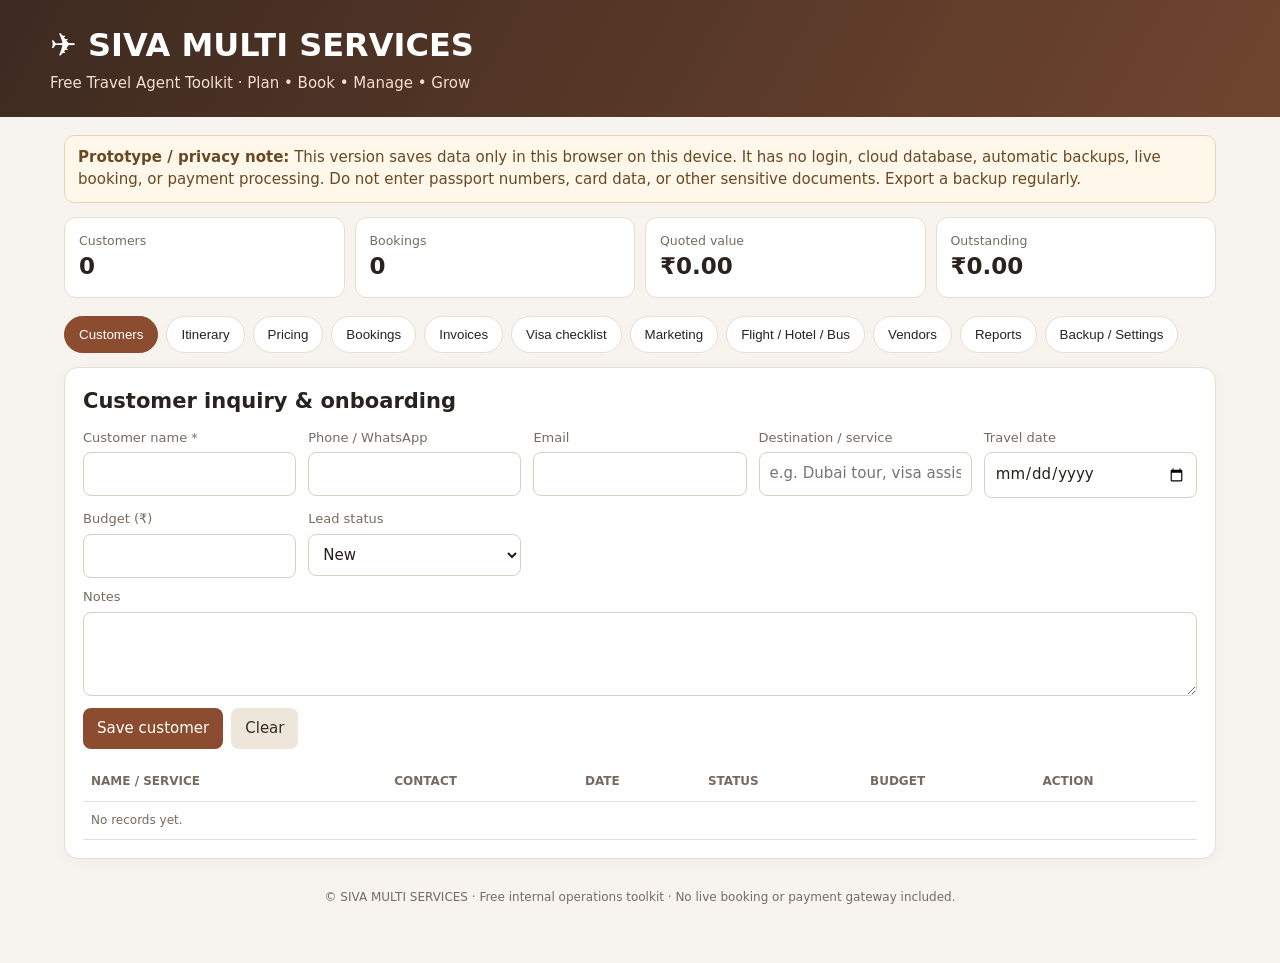
<file: toolkit/index.html>
<!doctype html>
<html lang="en">
<head>
<meta charset="utf-8"><meta name="viewport" content="width=device-width,initial-scale=1">
<title>SIVA MULTI SERVICES | Free Travel Toolkit</title>
<style>
:root{--bg:#f7f4ef;--panel:#fff;--ink:#28231f;--muted:#766b61;--accent:#8b4c2f;--accent2:#bd8a4b;--line:#e8ddd1;--ok:#28734a;--danger:#a33b35}*{box-sizing:border-box}body{margin:0;background:var(--bg);color:var(--ink);font:15px/1.45 system-ui,-apple-system,Segoe UI,sans-serif}header{background:linear-gradient(120deg,#3d2a20,#70452f);color:#fff;padding:22px max(16px,calc((100vw - 1180px)/2))}header h1{margin:0;font-size:clamp(22px,4vw,32px)}header p{margin:5px 0 0;color:#f2dfcc}.wrap{max-width:1180px;margin:auto;padding:18px 14px 40px}.notice{padding:11px 13px;border:1px solid #ead4b6;background:#fff7e9;border-radius:10px;margin-bottom:14px;color:#694923}.tabs{display:flex;gap:8px;overflow:auto;padding:4px 0 14px}.tabs button{white-space:nowrap;border:1px solid var(--line);border-radius:999px;background:var(--panel);padding:10px 14px;color:var(--ink);cursor:pointer}.tabs button.active{background:var(--accent);color:#fff;border-color:var(--accent)}.panel{background:var(--panel);border:1px solid var(--line);border-radius:14px;padding:18px;margin-bottom:14px;box-shadow:0 3px 14px #42250c0a}.panel h2{margin:0 0 12px;font-size:21px}.grid{display:grid;grid-template-columns:repeat(auto-fit,minmax(210px,1fr));gap:12px}.field{display:flex;flex-direction:column;gap:5px}.field label{font-size:13px;color:var(--muted)}input,select,textarea{width:100%;padding:10px;border:1px solid #d9cfc5;border-radius:8px;background:#fff;color:#251f1a;font:inherit}textarea{min-height:84px;resize:vertical}.actions{display:flex;flex-wrap:wrap;gap:8px;margin-top:12px}button.primary,.actions button{border:0;border-radius:8px;background:var(--accent);color:#fff;padding:10px 14px;font:inherit;cursor:pointer}.actions button.secondary{background:#eee5db;color:#392a20}.actions button.danger{background:#a33b35}.metrics{display:grid;grid-template-columns:repeat(auto-fit,minmax(140px,1fr));gap:10px;margin-bottom:14px}.metric{padding:14px;background:var(--panel);border:1px solid var(--line);border-radius:12px}.metric small{display:block;color:var(--muted)}.metric strong{font-size:23px}.tablewrap{overflow:auto;margin-top:14px}table{border-collapse:collapse;width:100%;min-width:620px}th,td{text-align:left;border-bottom:1px solid var(--line);padding:10px 8px;vertical-align:top}th{color:var(--muted);font-size:12px;text-transform:uppercase}td button{padding:5px 8px;border:0;border-radius:6px;background:#eee5db;cursor:pointer}.hidden{display:none!important}.checklist label{display:flex;gap:9px;align-items:flex-start;padding:8px 0;border-bottom:1px solid var(--line)}.checklist input{width:auto;margin-top:4px}.small{font-size:12px;color:var(--muted)}footer{text-align:center;color:var(--muted);font-size:12px;padding:16px}
</style></head>
<body>
<header><h1>✈ SIVA MULTI SERVICES</h1><p>Free Travel Agent Toolkit · Plan • Book • Manage • Grow</p></header>
<main class="wrap">
<div class="notice"><strong>Prototype / privacy note:</strong> This version saves data only in this browser on this device. It has no login, cloud database, automatic backups, live booking, or payment processing. Do not enter passport numbers, card data, or other sensitive documents. Export a backup regularly.</div>
<div class="metrics"><div class="metric"><small>Customers</small><strong id="mCustomers">0</strong></div><div class="metric"><small>Bookings</small><strong id="mBookings">0</strong></div><div class="metric"><small>Quoted value</small><strong id="mValue">₹0</strong></div><div class="metric"><small>Outstanding</small><strong id="mDue">₹0</strong></div></div>
<nav class="tabs" id="tabs"><button class="active" data-tab="customers">Customers</button><button data-tab="itinerary">Itinerary</button><button data-tab="pricing">Pricing</button><button data-tab="bookings">Bookings</button><button data-tab="invoices">Invoices</button><button data-tab="visa">Visa checklist</button><button data-tab="marketing">Marketing</button><button data-tab="transport">Flight / Hotel / Bus</button><button data-tab="vendors">Vendors</button><button data-tab="reports">Reports</button><button data-tab="backup">Backup / Settings</button></nav>
<section id="customers" class="tab panel"><h2>Customer inquiry & onboarding</h2><form id="customerForm"><div class="grid"><div class="field"><label>Customer name *</label><input name="name" required></div><div class="field"><label>Phone / WhatsApp</label><input name="phone" inputmode="tel"></div><div class="field"><label>Email</label><input name="email" type="email"></div><div class="field"><label>Destination / service</label><input name="destination" placeholder="e.g. Dubai tour, visa assistance"></div><div class="field"><label>Travel date</label><input name="date" type="date"></div><div class="field"><label>Budget (₹)</label><input name="budget" type="number" min="0"></div><div class="field"><label>Lead status</label><select name="status"><option>New</option><option>Follow-up</option><option>Quoted</option><option>Booked</option><option>Closed</option></select></div></div><div class="field" style="margin-top:10px"><label>Notes</label><textarea name="notes"></textarea></div><div class="actions"><button class="primary">Save customer</button><button type="reset" class="secondary">Clear</button></div></form><div class="tablewrap"><table><thead><tr><th>Name / service</th><th>Contact</th><th>Date</th><th>Status</th><th>Budget</th><th>Action</th></tr></thead><tbody id="customerRows"></tbody></table></div></section>
<section id="itinerary" class="tab panel hidden"><h2>Itinerary planner</h2><form id="itineraryForm"><div class="grid"><div class="field"><label>Trip / customer *</label><input name="trip" required></div><div class="field"><label>Destination</label><input name="destination"></div><div class="field"><label>Day / date</label><input name="date" type="date"></div><div class="field"><label>Time</label><input name="time" type="time"></div><div class="field"><label>Activity / transfer / hotel</label><input name="activity" required></div><div class="field"><label>Estimated cost (₹)</label><input name="cost" type="number" min="0"></div></div><div class="field" style="margin-top:10px"><label>Notes / address</label><textarea name="notes"></textarea></div><div class="actions"><button class="primary">Add itinerary item</button></div></form><div class="tablewrap"><table><thead><tr><th>Trip</th><th>Date / time</th><th>Destination</th><th>Activity</th><th>Cost</th><th>Action</th></tr></thead><tbody id="itineraryRows"></tbody></table></div></section>
<section id="pricing" class="tab panel hidden"><h2>Package costing calculator</h2><div class="grid"><div class="field"><label>Package name</label><input id="pName" placeholder="e.g. 3-day Hyderabad tour"></div><div class="field"><label>Travelers</label><input id="pPax" type="number" min="1" value="2"></div><div class="field"><label>Hotel total (₹)</label><input id="pHotel" type="number" min="0" value="0"></div><div class="field"><label>Transport total (₹)</label><input id="pTransport" type="number" min="0" value="0"></div><div class="field"><label>Activities / other (₹)</label><input id="pOther" type="number" min="0" value="0"></div><div class="field"><label>Other cost (₹)</label><input id="pMisc" type="number" min="0" value="0"></div><div class="field"><label>Markup (%)</label><input id="pMarkup" type="number" min="0" value="15"></div><div class="field"><label>Tax % (if applicable)</label><input id="pTax" type="number" min="0" value="0"></div></div><div class="panel" style="margin-top:14px;background:#fbf7f1"><div class="grid"><div><small>Total cost</small><h2 id="pCost">₹0</h2></div><div><small>Suggested total selling price</small><h2 id="pSell">₹0</h2></div><div><small>Per traveler</small><h2 id="pPer">₹0</h2></div></div><div class="small">Simple estimate: cost + markup, then tax. Verify tax treatment with your accountant before quoting.</div></div><div class="actions"><button id="savePrice" type="button">Save quotation</button><button id="printPrice" type="button" class="secondary">Print / Save PDF</button></div><div class="tablewrap"><table><thead><tr><th>Package</th><th>Travelers</th><th>Cost</th><th>Quote</th><th>Action</th></tr></thead><tbody id="pricingRows"></tbody></table></div></section>
<section id="bookings" class="tab panel hidden"><h2>Booking tracker</h2><form id="bookingForm"><div class="grid"><div class="field"><label>Customer / booking title *</label><input name="title" required></div><div class="field"><label>Supplier / provider</label><input name="supplier"></div><div class="field"><label>Service</label><select name="service"><option>Tour package</option><option>Flight enquiry</option><option>Hotel</option><option>Bus / transport</option><option>Visa assistance</option><option>Other</option></select></div><div class="field"><label>Travel date</label><input name="date" type="date"></div><div class="field"><label>Reference number</label><input name="ref"></div><div class="field"><label>Booking amount (₹)</label><input name="amount" type="number" min="0" value="0"></div><div class="field"><label>Paid amount (₹)</label><input name="paid" type="number" min="0" value="0"></div><div class="field"><label>Status</label><select name="status"><option>Inquiry</option><option>Pending</option><option>Confirmed</option><option>Cancelled</option><option>Completed</option></select></div></div><div class="actions"><button class="primary">Save booking</button></div></form><div class="tablewrap"><table><thead><tr><th>Booking</th><th>Service / supplier</th><th>Date / ref</th><th>Status</th><th>Amount</th><th>Paid / due</th><th>Action</th></tr></thead><tbody id="bookingRows"></tbody></table></div></section>
<section id="invoices" class="tab panel hidden"><h2>Invoice / receipt maker</h2><form id="invoiceForm"><div class="grid"><div class="field"><label>Invoice number *</label><input name="number" required placeholder="SGT-2026-001"></div><div class="field"><label>Customer name *</label><input name="customer" required></div><div class="field"><label>Service description</label><input name="description"></div><div class="field"><label>Amount (₹)</label><input name="amount" type="number" min="0" required></div><div class="field"><label>Tax % (if applicable)</label><input name="tax" type="number" min="0" value="0"></div><div class="field"><label>Paid (₹)</label><input name="paid" type="number" min="0" value="0"></div><div class="field"><label>Invoice date</label><input name="date" type="date"></div></div><div class="actions"><button class="primary">Save invoice</button></div></form><div class="tablewrap"><table><thead><tr><th>Invoice</th><th>Customer / service</th><th>Date</th><th>Total</th><th>Paid / due</th><th>Action</th></tr></thead><tbody id="invoiceRows"></tbody></table></div></section>
<section id="visa" class="tab panel hidden"><h2>Visa documentation checklist</h2><div class="grid"><div class="field"><label>Destination country</label><input id="visaCountry" placeholder="e.g. France"></div><div class="field"><label>Visa type</label><select id="visaType"><option>Tourist / visitor</option><option>Business</option><option>Work</option><option>Student</option><option>Transit</option></select></div><div class="field"><label>Customer reference (avoid passport numbers)</label><input id="visaClient" placeholder="Customer name or internal ID"></div></div><div class="checklist" id="visaChecks"></div><div class="actions"><button id="saveVisa" type="button">Save checklist</button><button id="printVisa" type="button" class="secondary">Print checklist</button></div><div class="tablewrap"><table><thead><tr><th>Country / type</th><th>Customer</th><th>Checklist progress</th><th>Action</th></tr></thead><tbody id="visaRows"></tbody></table></div><p class="small">Checklist is a general starting point, not official advice. Requirements differ by country, visa type and applicant. Always verify with the embassy / official visa centre. Never promise visa approval.</p></section>
<section id="marketing" class="tab panel hidden"><h2>Marketing copy templates</h2><div class="grid"><div class="field"><label>Campaign / service</label><select id="mService"><option>Domestic tour packages</option><option>International tour packages</option><option>Flight enquiry assistance</option><option>Visa documentation assistance</option><option>Hotel and transport</option><option>Cruise career CV / interview support</option><option>Overseas job application assistance</option></select></div><div class="field"><label>Destination / offer</label><input id="mDestination" placeholder="e.g. Kerala family tour"></div><div class="field"><label>Contact / WhatsApp (optional)</label><input id="mContact" placeholder="Your verified business contact"></div><div class="field"><label>Language</label><select id="mLang"><option value="en">English</option><option value="te">తెలుగు</option></select></div></div><div class="actions"><button id="generateMarketing" type="button">Generate message</button><button id="copyMarketing" type="button" class="secondary">Copy message</button></div><div class="field" style="margin-top:12px"><label>Editable campaign message</label><textarea id="marketingText" rows="7"></textarea></div><p class="small">For recruitment-related services, describe exactly what you provide and do not guarantee jobs or visas. Follow applicable advertising and recruitment rules.</p></section>

<section id="transport" class="tab panel hidden"><h2>Flight / Hotel / Bus tracker</h2><p class="small">Track enquiries and reservations manually. This is not a live inventory or ticket booking connection.</p><form id="transportForm"><div class="grid"><div class="field"><label>Customer / trip *</label><input name="trip" required></div><div class="field"><label>Type</label><select name="type"><option>Flight</option><option>Hotel</option><option>Bus / Transport</option></select></div><div class="field"><label>From / check-in</label><input name="from"></div><div class="field"><label>To / check-out</label><input name="to"></div><div class="field"><label>Travel date</label><input name="date" type="date"></div><div class="field"><label>Provider / vendor</label><input name="vendor"></div><div class="field"><label>PNR / confirmation reference (no card details)</label><input name="reference"></div><div class="field"><label>Amount (₹)</label><input name="amount" type="number" min="0" value="0"></div><div class="field"><label>Status</label><select name="status"><option>Inquiry</option><option>Quoted</option><option>Pending</option><option>Confirmed</option><option>Cancelled</option><option>Completed</option></select></div></div><div class="actions"><button class="primary">Save tracker item</button></div></form><div class="tablewrap"><table><thead><tr><th>Trip / type</th><th>Route / stay</th><th>Date</th><th>Vendor / reference</th><th>Status</th><th>Amount</th><th>Action</th></tr></thead><tbody id="transportRows"></tbody></table></div></section>
<section id="vendors" class="tab panel hidden"><h2>Vendor & supplier management</h2><form id="vendorForm"><div class="grid"><div class="field"><label>Vendor / supplier name *</label><input name="name" required></div><div class="field"><label>Service type</label><select name="service"><option>Flight consolidator</option><option>Hotel</option><option>Bus / transport</option><option>Tour operator</option><option>Visa support</option><option>Insurance</option><option>Other</option></select></div><div class="field"><label>Contact person</label><input name="person"></div><div class="field"><label>Phone / WhatsApp</label><input name="phone"></div><div class="field"><label>Email</label><input name="email" type="email"></div><div class="field"><label>Payment terms</label><input name="terms" placeholder="e.g. advance / 15 days"></div><div class="field"><label>Status</label><select name="status"><option>Active</option><option>Trial</option><option>On hold</option></select></div></div><div class="field" style="margin-top:10px"><label>Notes</label><textarea name="notes"></textarea></div><div class="actions"><button class="primary">Save vendor</button></div></form><div class="tablewrap"><table><thead><tr><th>Vendor</th><th>Service</th><th>Contact</th><th>Terms</th><th>Status</th><th>Action</th></tr></thead><tbody id="vendorRows"></tbody></table></div></section>
<section id="reports" class="tab panel hidden"><h2>Reports & business overview</h2><div class="grid"><div class="metric"><small>Total invoice value</small><strong id="rInvoice">₹0</strong></div><div class="metric"><small>Collected against invoices</small><strong id="rPaid">₹0</strong></div><div class="metric"><small>Outstanding invoices</small><strong id="rOutstanding">₹0</strong></div><div class="metric"><small>Confirmed bookings</small><strong id="rConfirmed">0</strong></div><div class="metric"><small>Open customer leads</small><strong id="rLeads">0</strong></div><div class="metric"><small>Vendor count</small><strong id="rVendors">0</strong></div></div><div class="actions"><button id="exportReport">Export report CSV</button><button id="printReport" class="secondary">Print report</button></div><p class="small">Reports are calculated from records saved in this browser only. This is not audited accounting software.</p></section>
<section id="backup" class="tab panel hidden"><h2>Backup & settings</h2><p>Export your toolkit data to a JSON backup and keep it in a secure location. Import replaces the current browser data.</p><div class="actions"><button id="exportData">Export backup JSON</button><label class="actions" style="margin:0"><input id="importFile" type="file" accept="application/json" style="max-width:240px"><button id="importData" type="button" class="secondary">Import backup</button></label><button id="clearData" class="danger" type="button">Clear all local data</button></div><hr style="border:0;border-top:1px solid var(--line);margin:18px 0"><h3>Business details for printouts</h3><div class="grid"><div class="field"><label>Business name</label><input id="bizName" value="SIVA MULTI SERVICES"></div><div class="field"><label>Business email / phone</label><input id="bizContact" placeholder="Add verified contact"></div><div class="field"><label>Currency</label><select id="bizCurrency"><option value="INR">INR ₹</option><option value="KWD">KWD KD</option></select></div></div><div class="actions"><button id="saveSettings">Save settings</button></div><p class="small">Do not store customer records on a shared/public device. This static demo has no authentication and no multi-device sync.</p></section>
<footer>© SIVA MULTI SERVICES · Free internal operations toolkit · No live booking or payment gateway included.</footer>
</main>
<script>
const KEY='sgt_toolkit_v1';
const empty={customers:[],itineraries:[],prices:[],bookings:[],invoices:[],visas:[],transport:[],vendors:[],settings:{bizName:'SIVA MULTI SERVICES',bizContact:'',bizCurrency:'INR'}};
let db;try{db={...empty,...JSON.parse(localStorage.getItem(KEY)||'{}')};}catch(e){db=structuredClone(empty)}
const $=s=>document.querySelector(s);const $$=s=>[...document.querySelectorAll(s)];
const esc=s=>String(s??'').replace(/[&<>"']/g,c=>({'&':'&amp;','<':'&lt;','>':'&gt;','"':'&quot;',"'":'&#39;'}[c]));
const money=n=>new Intl.NumberFormat('en-IN',{style:'currency',currency:db.settings?.bizCurrency||'INR',maximumFractionDigits:2}).format(Number(n)||0);
const id=()=>Date.now().toString(36)+Math.random().toString(36).slice(2,6);
function save(){localStorage.setItem(KEY,JSON.stringify(db));render()}
function rows(id,arr,fn){$(id).innerHTML=arr.length?arr.map(fn).join(''):'<tr><td colspan="8" class="small">No records yet.</td></tr>'}
function action(del,kind){return '<button data-del="'+esc(kind)+'" data-id="'+esc(del)+'">Delete</button>'}
function render(){
$('#mCustomers').textContent=db.customers.length;$('#mBookings').textContent=db.bookings.length;
$('#mValue').textContent=money(db.bookings.reduce((s,x)=>s+(+x.amount||0),0));
$('#mDue').textContent=money(db.bookings.reduce((s,x)=>s+Math.max(0,(+x.amount||0)-(+x.paid||0)),0)+db.invoices.reduce((s,x)=>s+Math.max(0,(+x.total||0)-(+x.paid||0)),0));
rows('#customerRows',db.customers,x=>'<tr><td><b>'+esc(x.name)+'</b><br>'+esc(x.destination)+'</td><td>'+esc(x.phone)+'<br>'+esc(x.email)+'</td><td>'+esc(x.date)+'</td><td>'+esc(x.status)+'</td><td>'+money(x.budget)+'</td><td>'+action(x.id,'customers')+'</td></tr>');
rows('#itineraryRows',db.itineraries,x=>'<tr><td>'+esc(x.trip)+'</td><td>'+esc(x.date)+' '+esc(x.time)+'</td><td>'+esc(x.destination)+'</td><td>'+esc(x.activity)+'<br><small>'+esc(x.notes)+'</small></td><td>'+money(x.cost)+'</td><td>'+action(x.id,'itineraries')+'</td></tr>');
rows('#pricingRows',db.prices,x=>'<tr><td>'+esc(x.name)+'</td><td>'+esc(x.pax)+'</td><td>'+money(x.cost)+'</td><td>'+money(x.sell)+'</td><td>'+action(x.id,'prices')+'</td></tr>');
rows('#bookingRows',db.bookings,x=>'<tr><td>'+esc(x.title)+'</td><td>'+esc(x.service)+'<br>'+esc(x.supplier)+'</td><td>'+esc(x.date)+'<br>'+esc(x.ref)+'</td><td>'+esc(x.status)+'</td><td>'+money(x.amount)+'</td><td>'+money(x.paid)+' / '+money(Math.max(0,x.amount-x.paid))+'</td><td>'+action(x.id,'bookings')+'</td></tr>');
rows('#invoiceRows',db.invoices,x=>'<tr><td>'+esc(x.number)+'</td><td>'+esc(x.customer)+'<br>'+esc(x.description)+'</td><td>'+esc(x.date)+'</td><td>'+money(x.total)+'</td><td>'+money(x.paid)+' / '+money(Math.max(0,x.total-x.paid))+'</td><td><button data-print-invoice="'+esc(x.id)+'">Print</button> '+action(x.id,'invoices')+'</td></tr>');
rows('#transportRows',db.transport||[],x=>'<tr><td>'+esc(x.trip)+'<br>'+esc(x.type)+'</td><td>'+esc(x.from)+' → '+esc(x.to)+'</td><td>'+esc(x.date)+'</td><td>'+esc(x.vendor)+'<br>'+esc(x.reference)+'</td><td>'+esc(x.status)+'</td><td>'+money(x.amount)+'</td><td>'+action(x.id,'transport')+'</td></tr>');
rows('#vendorRows',db.vendors||[],x=>'<tr><td>'+esc(x.name)+'</td><td>'+esc(x.service)+'</td><td>'+esc(x.person)+'<br>'+esc(x.phone)+'<br>'+esc(x.email)+'</td><td>'+esc(x.terms)+'</td><td>'+esc(x.status)+'</td><td>'+action(x.id,'vendors')+'</td></tr>');
const invoiceTotal=db.invoices.reduce((s,x)=>s+(+x.total||0),0),invoicePaid=db.invoices.reduce((s,x)=>s+(+x.paid||0),0);
$('#rInvoice').textContent=money(invoiceTotal);$('#rPaid').textContent=money(invoicePaid);$('#rOutstanding').textContent=money(Math.max(0,invoiceTotal-invoicePaid));$('#rConfirmed').textContent=db.bookings.filter(x=>x.status==='Confirmed').length;$('#rLeads').textContent=db.customers.filter(x=>!['Booked','Closed'].includes(x.status)).length;$('#rVendors').textContent=(db.vendors||[]).length;
rows('#visaRows',db.visas,x=>'<tr><td>'+esc(x.country)+' / '+esc(x.type)+'</td><td>'+esc(x.client)+'</td><td>'+x.checked+'/'+x.total+' checked</td><td>'+action(x.id,'visas')+'</td></tr>');
$('#bizName').value=db.settings.bizName||'SIVA MULTI SERVICES';$('#bizContact').value=db.settings.bizContact||'';$('#bizCurrency').value=db.settings.bizCurrency||'INR';
}
$$('.tabs button').forEach(b=>b.addEventListener('click',()=>{$$('.tabs button').forEach(x=>x.classList.toggle('active',x===b));$$('.tab').forEach(x=>x.classList.toggle('hidden',x.id!==b.dataset.tab))}));
function formData(form){return Object.fromEntries(new FormData(form).entries())}
function bindForm(form,collection,normalizer=x=>x){$('#'+form).addEventListener('submit',e=>{e.preventDefault();const x=normalizer(formData(e.currentTarget));x.id=id();db[collection].unshift(x);e.currentTarget.reset();save()})}
bindForm('customerForm','customers',x=>({...x,budget:+x.budget||0}));
bindForm('itineraryForm','itineraries',x=>({...x,cost:+x.cost||0}));
bindForm('bookingForm','bookings',x=>({...x,amount:+x.amount||0,paid:+x.paid||0}));
bindForm('transportForm','transport',x=>({...x,amount:+x.amount||0}));
bindForm('vendorForm','vendors');
bindForm('invoiceForm','invoices',x=>{const amount=+x.amount||0;return {...x,amount,tax:+x.tax||0,total:amount+amount*(+x.tax||0)/100,paid:+x.paid||0}});
document.addEventListener('click',e=>{const b=e.target.closest('[data-del]');if(b&&confirm('ఈ రికార్డును తొలగించాలా?')){db[b.dataset.del]=db[b.dataset.del].filter(x=>x.id!==b.dataset.id);save()}const p=e.target.closest('[data-print-invoice]');if(p){const x=db.invoices.find(y=>y.id===p.dataset.printInvoice);if(x)printDoc('Invoice '+x.number,'<p><b>'+esc(db.settings.bizName)+'</b><br>'+esc(db.settings.bizContact)+'</p><hr><p>Invoice: '+esc(x.number)+'<br>Date: '+esc(x.date)+'<br>Customer: '+esc(x.customer)+'</p><p>'+esc(x.description)+'</p><h2>Total: '+money(x.total)+'</h2><p>Paid: '+money(x.paid)+' | Due: '+money(Math.max(0,x.total-x.paid))+'</p>') }});
function calc(){const pax=Math.max(1,+$('#pPax').value||1),cost=['pHotel','pTransport','pOther','pMisc'].reduce((s,k)=>s+(+$('#'+k).value||0),0),mark=Math.max(0,+$('#pMarkup').value||0),tax=Math.max(0,+$('#pTax').value||0),sell=cost*(1+mark/100)*(1+tax/100);$('#pCost').textContent=money(cost);$('#pSell').textContent=money(sell);$('#pPer').textContent=money(sell/pax);return {pax,cost,sell,name:$('#pName').value||'Untitled package'}}
['pPax','pHotel','pTransport','pOther','pMisc','pMarkup','pTax'].forEach(k=>$('#'+k).addEventListener('input',calc));$('#savePrice').onclick=()=>{const x=calc();x.id=id();db.prices.unshift(x);save()};$('#printPrice').onclick=()=>{const x=calc();printDoc('Package quotation','<h2>'+esc(x.name)+'</h2><p>Travelers: '+x.pax+'</p><p>Total cost: '+money(x.cost)+'</p><h2>Suggested price: '+money(x.sell)+'</h2><p>Per traveler: '+money(x.sell/x.pax)+'</p>')};
const visaItems=['Valid passport (check official validity rules)','Completed application form','Recent photograph as specified','Travel itinerary / reservation evidence','Accommodation details','Proof of funds / bank documents','Travel medical insurance if required','Employment / business / student supporting documents as applicable','Invitation letter if applicable','Fee and appointment confirmation','Copies of supporting documents','Official country-specific checklist reviewed'];
function renderVisaChecks(){ $('#visaChecks').innerHTML=visaItems.map((x,i)=>'<label><input type="checkbox" data-vcheck="'+i+'"><span>'+esc(x)+'</span></label>').join('') }
$('#saveVisa').onclick=()=>{const x={id:id(),country:$('#visaCountry').value,type:$('#visaType').value,client:$('#visaClient').value,checked:$$('[data-vcheck]:checked').length,total:visaItems.length,checks:$$('[data-vcheck]').map(c=>c.checked)};db.visas.unshift(x);save()};
$('#printVisa').onclick=()=>printDoc('Visa checklist','<p>'+esc($('#visaCountry').value)+' · '+esc($('#visaType').value)+' · '+esc($('#visaClient').value)+'</p><ul>'+$$('[data-vcheck]').map((c,i)=>'<li>'+(c.checked?'☑ ':'☐ ')+esc(visaItems[i])+'</li>').join('')+'</ul><p>Verify requirements using official embassy / visa-centre information.</p>');
$('#generateMarketing').onclick=()=>{const svc=$('#mService').value,dest=$('#mDestination').value.trim()||'your next destination',contact=$('#mContact').value.trim(),te=$('#mLang').value==='te';$('#marketingText').value=te?('🌍 SIVA MULTI SERVICES\n'+dest+' కోసం మా '+svc+' సేవల గురించి తెలుసుకోండి.\nప్రయాణ ప్రణాళిక, కోటేషన్, డాక్యుమెంట్ సహాయం కోసం సంప్రదించండి.\n'+(contact?'సంప్రదింపు: '+contact+'\n':'')+'గమనిక: బుకింగ్, వీసా నిర్ణయాలు, ఉద్యోగ నియామకాలు సంబంధిత సరఫరాదారు/అధికారుల నిబంధనలకు లోబడి ఉంటాయి.'):('✈ SIVA MULTI SERVICES\nPlanning '+dest+'? Ask us about '+svc+'.\nRequest a quote and learn about our travel support services.\n'+(contact?'Contact: '+contact+'\n':'')+'Note: Bookings, visa decisions and job outcomes are subject to the relevant providers and authorities.')};
$('#copyMarketing').onclick=async()=>{try{await navigator.clipboard.writeText($('#marketingText').value);alert('Copied')}catch(e){$('#marketingText').select();alert('Select and copy the text manually.')}};
function printDoc(title,body){const w=window.open('','_blank');if(!w){alert('Allow pop-ups to print');return}w.document.write('<html><head><title>'+esc(title)+'</title><style>body{font:15px Arial;max-width:760px;margin:35px auto;padding:0 18px;color:#222}h2{color:#70452f}hr{border:0;border-top:1px solid #ddd}</style></head><body><h1>'+esc(db.settings.bizName)+'</h1>'+body+'<hr><small>Prepared with SIVA MULTI SERVICES toolkit. Verify details before issuing.</small><script>window.onload=()=>window.print()<\/script></body></html>');w.document.close()}
$('#exportData').onclick=()=>{const blob=new Blob([JSON.stringify(db,null,2)],{type:'application/json'}),a=document.createElement('a');a.href=URL.createObjectURL(blob);a.download='siva-multi-services-backup.json';a.click();URL.revokeObjectURL(a.href)};
$('#importData').onclick=()=>{const f=$('#importFile').files[0];if(!f){alert('Choose a backup JSON file first');return}const r=new FileReader();r.onload=()=>{try{const n=JSON.parse(r.result);if(!n||!Array.isArray(n.customers)||!Array.isArray(n.bookings))throw Error();if(confirm('Import will replace current local data. Continue?')){db={...empty,...n};save();alert('Backup imported')}}catch(e){alert('Invalid backup file')}};r.readAsText(f)};
$('#clearData').onclick=()=>{if(confirm('Permanently clear all toolkit data stored in this browser?')){db=structuredClone(empty);save()}};
$('#exportReport').onclick=()=>{const lines=[['Report','Value'],['Customers',db.customers.length],['Bookings',db.bookings.length],['Confirmed bookings',db.bookings.filter(x=>x.status==='Confirmed').length],['Booking value',db.bookings.reduce((s,x)=>s+(+x.amount||0),0)],['Invoice total',db.invoices.reduce((s,x)=>s+(+x.total||0),0)],['Invoice paid',db.invoices.reduce((s,x)=>s+(+x.paid||0),0)],['Vendors',(db.vendors||[]).length]];const csv=lines.map(r=>r.map(v=>'"'+String(v).replace(/"/g,'""')+'"').join(',')).join('\\n');const a=document.createElement('a');a.href=URL.createObjectURL(new Blob([csv],{type:'text/csv'}));a.download='siva-travel-report.csv';a.click();URL.revokeObjectURL(a.href)};
$('#printReport').onclick=()=>printDoc('Business report','<ul><li>Customers: '+db.customers.length+'</li><li>Bookings: '+db.bookings.length+'</li><li>Confirmed bookings: '+db.bookings.filter(x=>x.status==='Confirmed').length+'</li><li>Invoice total: '+money(db.invoices.reduce((s,x)=>s+(+x.total||0),0))+'</li><li>Invoice paid: '+money(db.invoices.reduce((s,x)=>s+(+x.paid||0),0))+'</li><li>Vendors: '+(db.vendors||[]).length+'</li></ul>');
$('#saveSettings').onclick=()=>{db.settings={bizName:$('#bizName').value||'SIVA MULTI SERVICES',bizContact:$('#bizContact').value,bizCurrency:$('#bizCurrency').value};save();alert('Settings saved')};
renderVisaChecks();calc();render();
</script></body></html>
</file>
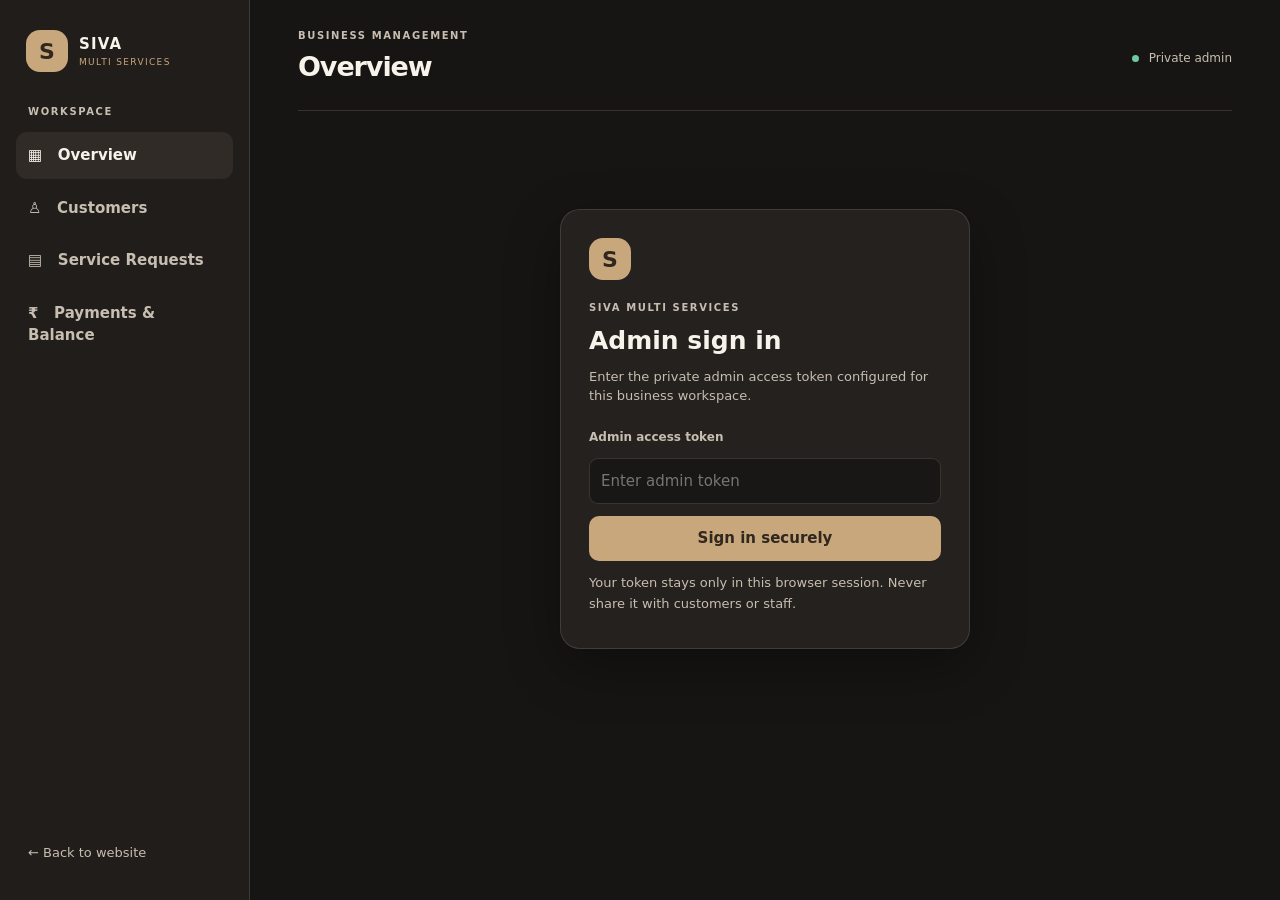
<file: admin.html>
<!doctype html>
<html lang="en"><head><meta charset="utf-8"><meta name="viewport" content="width=device-width,initial-scale=1,viewport-fit=cover"><meta name="theme-color" content="#171513"><meta name="robots" content="noindex,nofollow"><title>SIVA Business Desk | Admin</title><link rel="stylesheet" href="/admin.css"></head>
<body><main class="app">
<aside class="sidebar"><a class="brand" href="/" aria-label="SIVA Multi Services home"><span class="brand-mark">S</span><span><b>SIVA</b><small>MULTI SERVICES</small></span></a><div class="side-label">WORKSPACE</div>
<button class="nav-item active" data-view="overview">▦ &nbsp; Overview</button><button class="nav-item" data-view="customers">♙ &nbsp; Customers</button><button class="nav-item" data-view="services">▤ &nbsp; Service Requests</button><button class="nav-item" data-view="transactions">₹ &nbsp; Payments & Balance</button>
<div class="sidebar-bottom"><a href="/">← Back to website</a><button id="logoutBtn" class="logout hidden">Sign out</button></div></aside>
<section class="main"><header class="topbar"><div><div class="eyebrow">BUSINESS MANAGEMENT</div><h1 id="pageTitle">Overview</h1></div><div class="top-actions"><span class="secure"><i></i> Private admin</span><button id="mobileMenu" class="mobile-menu" aria-label="Open menu">☰</button></div></header>
<section id="loginView" class="login-wrap"><div class="login-card"><div class="login-symbol">S</div><div class="eyebrow">SIVA MULTI SERVICES</div><h2>Admin sign in</h2><p>Enter the private admin access token configured for this business workspace.</p><form id="loginForm"><label for="adminToken">Admin access token</label><input id="adminToken" type="password" autocomplete="current-password" placeholder="Enter admin token" required><button class="primary-btn" type="submit">Sign in securely</button><div id="loginError" class="notice error hidden"></div></form><p class="fine">Your token stays only in this browser session. Never share it with customers or staff.</p></div></section>
<section id="workspace" class="workspace hidden"><div id="setupNotice" class="notice warning hidden"></div>
<div id="overviewView" class="view"><div class="welcome"><div><div class="eyebrow">BUSINESS AT A GLANCE</div><h2>Welcome to your business desk</h2><p>Track customers, service requests, payments and outstanding balances.</p></div><button class="primary-btn" data-open="customers">+ Add customer</button></div>
<div class="stats"><article class="stat"><span>Active customers</span><b id="statCustomers">0</b><small>Registered customers</small></article><article class="stat"><span>Open service requests</span><b id="statServices">0</b><small>Need attention</small></article><article class="stat"><span>Payments received</span><b id="statCollected">₹0</b><small>Total recorded collections</small></article><article class="stat"><span>Outstanding balance</span><b id="statBalance">₹0</b><small>Charges less payments</small></article></div>
<div class="panel"><div class="panel-head"><div><h3>Recent customers</h3><p>Latest customer records added to your system</p></div><button class="text-btn" data-open="customers">View all →</button></div><div id="recentCustomers" class="table-wrap"><div class="empty">No customer records yet.</div></div></div></div>
<div id="customersView" class="view hidden"><div class="panel"><div class="panel-head"><div><h3>Customer directory</h3><p>Each customer receives a unique SIVA Customer ID.</p></div><button id="showCustomerForm" class="primary-btn">+ Add customer</button></div>
<div id="customerFormWrap" class="form-wrap hidden"><form id="customerForm" class="form-grid"><label>Full name<input name="fullName" required minlength="2" maxlength="120" placeholder="Customer full name"></label><label>Phone number<input name="phone" required inputmode="tel" minlength="7" maxlength="24" placeholder="+91"></label><label>Email (optional)<input name="email" type="email" maxlength="160" placeholder="name@example.com"></label><label>City (optional)<input name="city" maxlength="80" placeholder="City"></label><label class="wide">Notes (optional)<textarea name="notes" maxlength="1000" placeholder="Only information needed to provide the service"></textarea></label><div class="form-actions wide"><button type="button" id="cancelCustomer" class="secondary-btn">Cancel</button><button class="primary-btn" type="submit">Save customer</button></div></form></div>
<div class="toolbar"><input id="customerSearch" type="search" placeholder="Search name, phone or customer ID"><span id="customerCount" class="muted"></span></div><div id="customersTable" class="table-wrap"><div class="empty">Sign in to load customers.</div></div></div></div>
<div id="servicesView" class="view hidden"><div class="panel"><div class="panel-head"><div><h3>Service requests</h3><p>Track customer work from enquiry to completion.</p></div><button id="showServiceForm" class="primary-btn">+ New request</button></div>
<div id="serviceFormWrap" class="form-wrap hidden"><form id="serviceForm" class="form-grid"><label>Customer<select name="customerId" id="serviceCustomer" required><option value="">Choose customer</option></select></label><label>Service type<select name="serviceType" required><option value="">Choose service</option><option>Flight / Travel assistance</option><option>Visa application assistance</option><option>Overseas / Cruise job assistance</option><option>People / Document assistance</option><option>School software / CRM support</option><option>Other</option></select></label><label class="wide">Description<textarea name="description" maxlength="1000" placeholder="Work requested"></textarea></label><label>Target date (optional)<input type="date" name="dueDate"></label><div class="form-actions wide"><button type="button" id="cancelService" class="secondary-btn">Cancel</button><button class="primary-btn" type="submit">Create request</button></div></form></div><div id="servicesTable" class="table-wrap"><div class="empty">No service requests yet.</div></div></div></div>
<div id="transactionsView" class="view hidden"><div class="panel"><div class="panel-head"><div><h3>Payments & customer balances</h3><p>Record service charges, payments and refunds separately.</p></div><button id="showTransactionForm" class="primary-btn">+ Record entry</button></div>
<div id="transactionFormWrap" class="form-wrap hidden"><form id="transactionForm" class="form-grid"><label>Customer<select name="customerId" id="transactionCustomer" required><option value="">Choose customer</option></select></label><label>Entry type<select name="type" required><option value="payment">Payment received</option><option value="charge">Service charge</option><option value="refund">Refund</option></select></label><label>Amount (INR)<input name="amount" type="number" min="0.01" step="0.01" required placeholder="0.00"></label><label>Payment method<select name="paymentMethod"><option value="">Not specified</option><option>Cash</option><option>UPI</option><option>Bank transfer</option><option>Card</option><option>Other</option></select></label><label class="wide">Description<input name="description" required maxlength="240" placeholder="For example: Visa application assistance fee"></label><label class="wide">Reference number (optional)<input name="referenceNumber" maxlength="100" placeholder="Receipt / transaction reference"></label><div class="form-actions wide"><button type="button" id="cancelTransaction" class="secondary-btn">Cancel</button><button class="primary-btn" type="submit">Save entry</button></div></form></div><div id="transactionsTable" class="table-wrap"><div class="empty">No transaction records yet.</div></div></div></div>
<div id="toast" class="toast" role="status"></div></section></section></main><script src="/admin.js" defer></script></body></html>
</file>
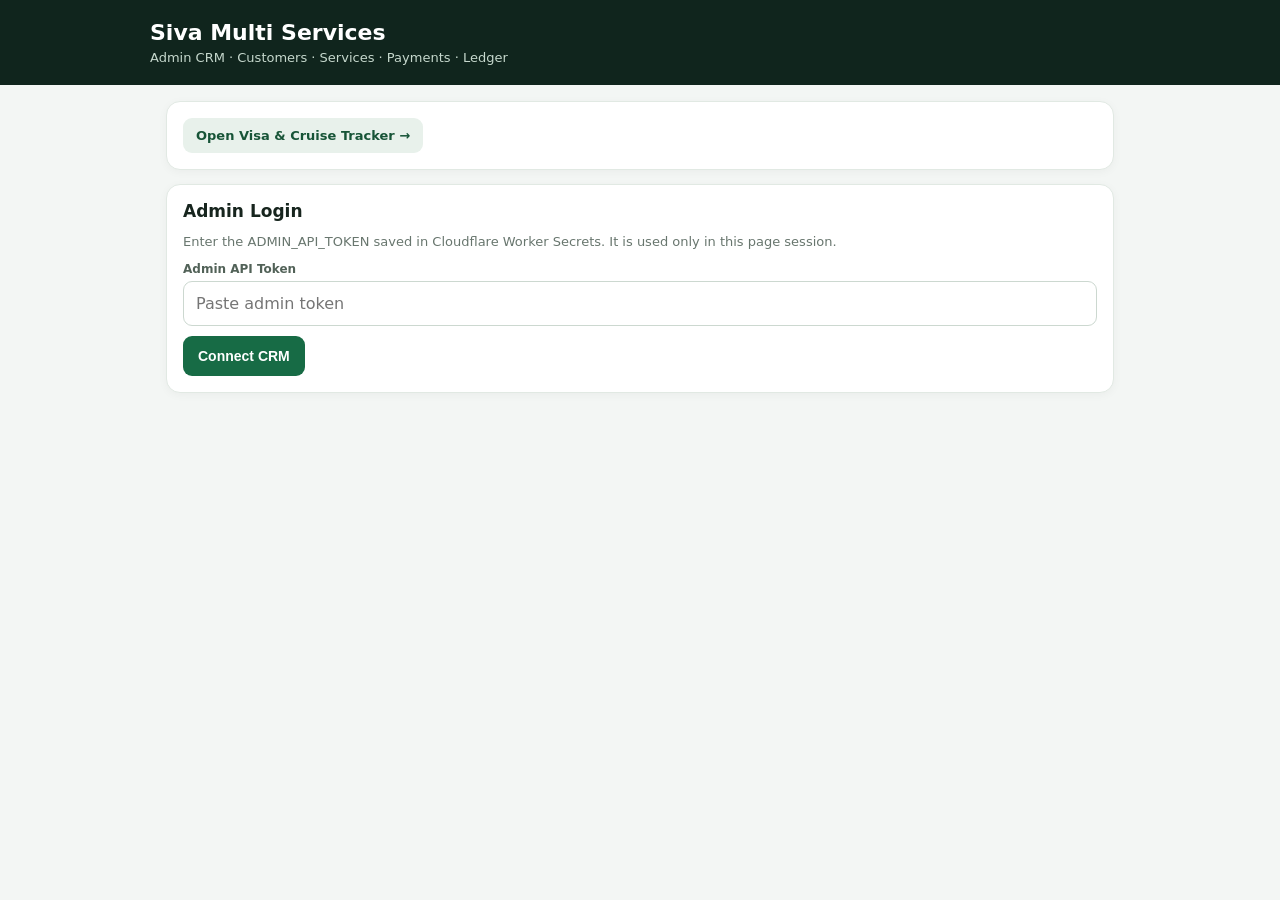
<file: crm-admin.html>
<!doctype html>
<html lang="en">
<head>
<meta charset="utf-8"><meta name="viewport" content="width=device-width,initial-scale=1">
<meta name="theme-color" content="#10251d"><title>Siva Multi Services | Admin CRM</title>
<style>
:root{font-family:system-ui,-apple-system,Segoe UI,sans-serif;color:#17251e;background:#f3f6f4}*{box-sizing:border-box}body{margin:0}.top{background:#10251d;color:white;padding:20px max(16px,calc((100% - 980px)/2))}.top h1{font-size:22px;margin:0}.top p{margin:5px 0 0;color:#c6d8cd;font-size:13px}.wrap{max-width:980px;margin:auto;padding:16px}.panel{background:white;border:1px solid #e1e9e3;border-radius:14px;padding:16px;margin:0 0 14px;box-shadow:0 2px 10px #10251d0a}.row{display:flex;gap:10px;flex-wrap:wrap}.row>*{flex:1;min-width:130px}label{display:block;font-size:12px;font-weight:650;margin:10px 0 5px;color:#526258}input,select,textarea{width:100%;padding:12px;border:1px solid #ccd8d0;border-radius:9px;font:inherit;background:white}button{border:0;border-radius:9px;padding:12px 15px;background:#176b45;color:white;font-weight:700;font-size:14px;cursor:pointer;margin-top:10px}button.secondary{background:#e8f1eb;color:#175437}button:disabled{opacity:.5}.muted{color:#68766e;font-size:13px}.status{padding:10px;border-radius:9px;background:#edf5ef;margin:10px 0;font-size:13px;white-space:pre-wrap}.error{background:#fff0ee;color:#a52b20}.hidden{display:none}.customer{border:1px solid #e2e9e4;border-radius:10px;padding:12px;margin:8px 0;cursor:pointer}.customer.active{border-color:#16834e;background:#f1faf4}.customer strong{display:block}.tabs{display:flex;gap:8px;flex-wrap:wrap}.tabs button{margin:0}.tabs button.active{background:#10251d;color:white}h2{font-size:17px;margin:0 0 8px}.grid{display:grid;grid-template-columns:1fr 1.3fr;gap:14px}.tracker-link{display:inline-block;padding:10px 13px;border-radius:9px;background:#e8f1eb;color:#175437;text-decoration:none;font-size:13px;font-weight:700}@media(max-width:680px){.grid{grid-template-columns:1fr}.wrap{padding:12px}.top{padding:18px 16px}}
</style></head>
<body>
<header class="top"><h1>Siva Multi Services</h1><p>Admin CRM · Customers · Services · Payments · Ledger</p></header>
<main class="wrap">
<section class="panel"><a class="tracker-link" href="tracking-admin.html">Open Visa & Cruise Tracker →</a></section>
<section class="panel" id="login"><h2>Admin Login</h2><p class="muted">Enter the ADMIN_API_TOKEN saved in Cloudflare Worker Secrets. It is used only in this page session.</p><label>Admin API Token</label><input id="token" type="password" autocomplete="off" placeholder="Paste admin token"><button id="connect">Connect CRM</button><div id="loginMsg" class="status hidden"></div></section>
<section id="app" class="hidden">
<div class="panel row" style="align-items:center"><div><strong id="count">Customers</strong><div class="muted">Select a customer to manage records</div></div><button class="secondary" id="refresh">Refresh</button><button class="secondary" id="logout">Logout</button></div>
<div class="grid"><div>
<section class="panel"><h2>Add Customer</h2><label>Full name</label><input id="name" placeholder="Customer name"><label>Phone</label><input id="phone" inputmode="tel" placeholder="9876543210"><label>Email (optional)</label><input id="email" type="email" placeholder="Email"><label>Notes (optional)</label><textarea id="notes" rows="2"></textarea><button id="addCustomer">Save Customer</button></section>
<section class="panel"><h2>Customer List</h2><input id="search" placeholder="Search name, phone or code"><div id="customers" class="muted">Loading...</div></section>
</div><div>
<section class="panel"><h2 id="selectedTitle">Select a customer</h2><div id="selectedInfo" class="muted">Customer details and account balance appear here.</div>
<div id="actions" class="hidden">
<div class="status"><b>Customer Portal Access</b><label>Set / Reset 4-digit Customer PIN</label><input id="customerPin" type="password" inputmode="numeric" maxlength="4" placeholder="4-digit PIN"><button id="savePin" class="secondary">Save Customer PIN</button></div>
<div class="tabs" style="margin:14px 0"><button class="active" data-tab="service">Add Service</button><button class="secondary" data-tab="payment">Add Payment</button><button class="secondary" data-tab="ledger">View Ledger</button></div>
<div id="serviceForm"><label>Service name</label><input id="serviceName" placeholder="Visa Assistance"><label>Fee (₹)</label><input id="fee" type="number" min="0" step="0.01" placeholder="5000"><label>Status</label><select id="serviceStatus"><option value="pending">Pending</option><option value="in_progress">In progress</option><option value="completed">Completed</option></select><button id="saveService">Save Service</button></div>
<div id="paymentForm" class="hidden"><label>Payment for service</label><select id="paymentService"><option value="">Select a service</option></select><label>Payment amount (₹)</label><input id="amount" type="number" min="0.01" step="0.01" placeholder="2000"><label>Payment method</label><select id="method"><option>Cash</option><option>UPI</option><option>Bank Transfer</option><option>Card</option><option>Other</option></select><label>Reference (optional)</label><input id="reference" placeholder="Transaction reference"><button id="savePayment">Save Payment</button></div>
<div id="ledger" class="hidden"></div></div><div id="appMsg" class="status hidden"></div></section>
</div></div></section></main>
<script>
(()=>{const base=location.origin;let token='',selected=null,customers=[];const $=id=>document.getElementById(id);function msg(id,text,error=false){const e=$(id);e.textContent=text;e.classList.remove('hidden','error');if(error)e.classList.add('error')}async function api(path,method='GET',body){const r=await fetch(base+path,{method,headers:{Authorization:'Bearer '+token,...(body?{'Content-Type':'application/json'}:{})},body:body?JSON.stringify(body):undefined});let data={};try{data=await r.json()}catch{}if(!r.ok)throw Error([data.error,data.detail].filter(Boolean).join(' | ')||'Request failed ('+r.status+')');return data}
async function load(){const data=await api('/api/admin/customers');customers=data.customers||[];$('count').textContent='Customers ('+customers.length+')';render()}function render(){const q=$('search').value.toLowerCase();const list=customers.filter(c=>[c.full_name,c.phone,c.customer_code].some(v=>(v||'').toLowerCase().includes(q)));$('customers').innerHTML=list.length?list.map(c=>'<div class="customer '+(selected?.id===c.id?'active':'')+'" data-id="'+c.id+'"><strong>'+esc(c.full_name)+'</strong><span class="muted">'+esc(c.customer_code)+' · '+esc(c.phone)+'</span></div>').join(''):'No customers found.';document.querySelectorAll('.customer').forEach(el=>el.onclick=()=>choose(el.dataset.id))}
function esc(v){return String(v??'').replace(/[&<>"']/g,c=>({'&':'&amp;','<':'&lt;','>':'&gt;','"':'&quot;',"'":'&#39;'}[c]))}
async function choose(id){selected=customers.find(c=>c.id===id);$('selectedTitle').textContent=selected.full_name;$('selectedInfo').textContent=selected.customer_code+' · '+selected.phone;$('actions').classList.remove('hidden');$('appMsg').classList.add('hidden');render();await showLedger()}
async function showLedger(){const d=await api('/api/admin/customers/'+selected.id+'/ledger');const s=d.summary||{};$('paymentService').innerHTML='<option value="">Select a service</option>'+(d.services||[]).map(x=>'<option value="'+esc(x.id)+'">'+esc(x.service_name)+'</option>').join('');$('ledger').innerHTML='<div class="status"><b>Total fees:</b> ₹'+(s.totalFeePaise/100||0).toFixed(2)+'<br><b>Total paid:</b> ₹'+(s.totalPaidPaise/100||0).toFixed(2)+'<br><b>Balance:</b> ₹'+(s.balancePaise/100||0).toFixed(2)+'</div><h3>Services</h3>'+(d.services||[]).map(x=>'<p>'+esc(x.service_name)+' · ₹'+(x.fee_paise/100).toFixed(2)+' · '+esc(x.status)+'</p>').join('')+'<h3>Payments</h3>'+(d.payments||[]).map(x=>'<p>₹'+(x.amount_paise/100).toFixed(2)+' · '+esc(x.service_name||'Unallocated legacy payment')+' · '+esc(x.method)+' · '+esc(x.created_at)+'</p>').join('') }
$('connect').onclick=async()=>{token=$('token').value.trim();if(!token)return msg('loginMsg','Enter your admin token.',true);try{await load();$('login').classList.add('hidden');$('app').classList.remove('hidden')}catch(e){token='';msg('loginMsg',e.message,true)}};
$('logout').onclick=()=>{token='';selected=null;$('token').value='';$('app').classList.add('hidden');$('login').classList.remove('hidden')};
$('refresh').onclick=()=>load().catch(e=>msg('appMsg',e.message,true));$('search').oninput=render;
$('addCustomer').onclick=async()=>{try{const d=await api('/api/admin/customers','POST',{fullName:$('name').value,phone:$('phone').value,email:$('email').value,notes:$('notes').value});$('name').value=$('phone').value=$('email').value=$('notes').value='';await load();await choose(d.customer.id);msg('appMsg','Customer saved: '+d.customer.customerCode)}catch(e){msg('appMsg',e.message,true)}};
document.querySelectorAll('[data-tab]').forEach(b=>b.onclick=()=>{document.querySelectorAll('[data-tab]').forEach(x=>{x.classList.toggle('active',x===b);x.classList.toggle('secondary',x!==b)});['service','payment','ledger'].forEach(t=>$(t==='ledger'?'ledger':t+'Form').classList.toggle('hidden',b.dataset.tab!==t));if(b.dataset.tab==='ledger'&&selected)showLedger().catch(e=>msg('appMsg',e.message,true))});
$('savePin').onclick=async()=>{if(!selected)return;const pin=$('customerPin').value;if(!/^\d{4}$/.test(pin))return msg('appMsg','Enter exactly 4 digits for the customer PIN.',true);try{await api('/api/admin/customers/'+selected.id+'/pin','POST',{pin});$('customerPin').value='';msg('appMsg','Customer PIN saved. Share the Customer ID and PIN securely with the customer. Existing customer sessions were signed out.')}catch(e){msg('appMsg',e.message,true)}};
$('saveService').onclick=async()=>{if(!selected)return;try{await api('/api/admin/customers/'+selected.id+'/services','POST',{serviceName:$('serviceName').value,fee:Number($('fee').value),status:$('serviceStatus').value});$('serviceName').value=$('fee').value='';await showLedger();msg('appMsg','Service saved successfully.')}catch(e){msg('appMsg',e.message,true)}};
$('savePayment').onclick=async()=>{if(!selected)return;try{await api('/api/admin/customers/'+selected.id+'/payments','POST',{serviceRecordId:$('paymentService').value,amount:Number($('amount').value),method:$('method').value,reference:$('reference').value});$('amount').value=$('reference').value='';await showLedger();msg('appMsg','Payment saved successfully.')}catch(e){msg('appMsg',e.message,true)}};
})();
</script></body></html>
</file>
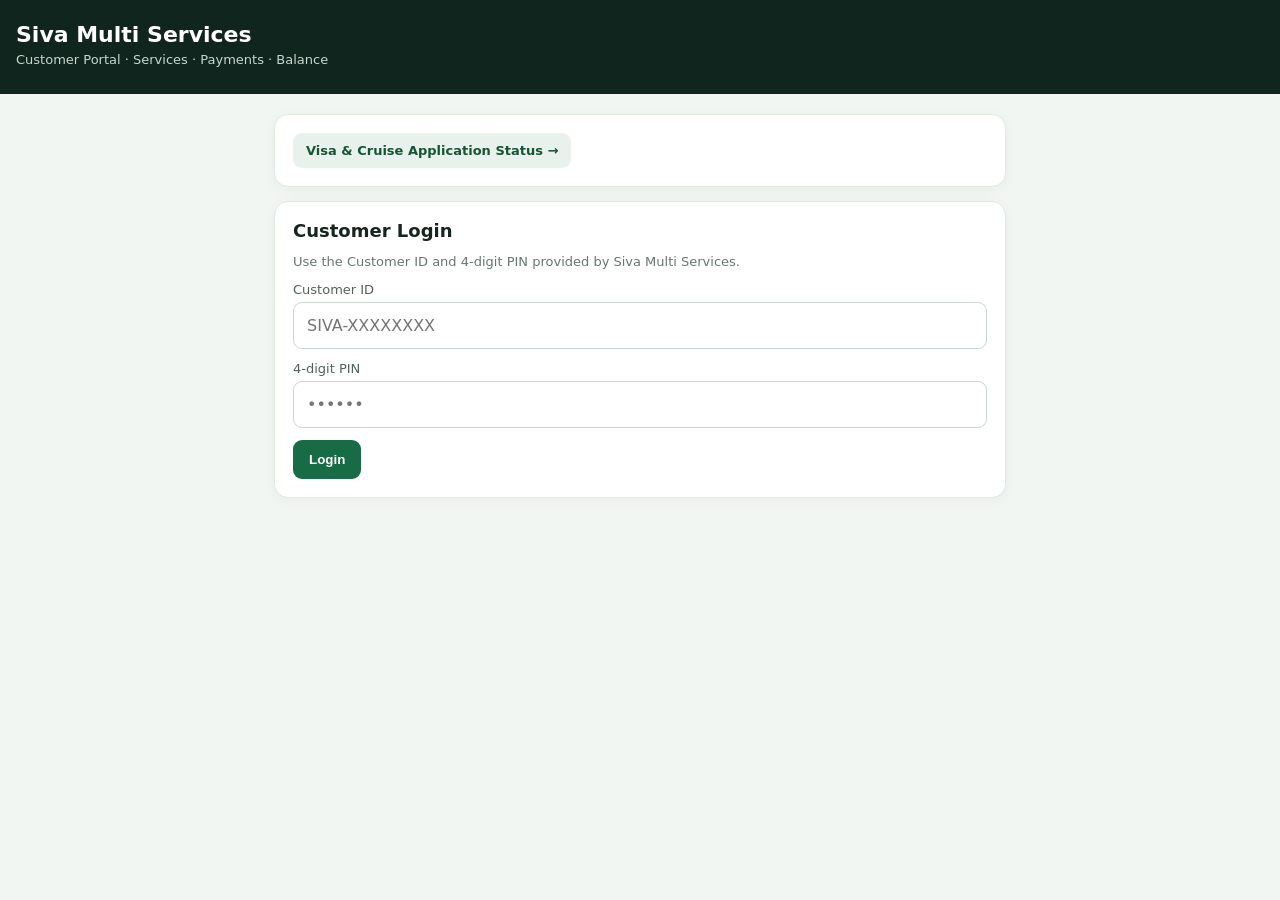
<file: customer-portal.html>
<!doctype html><html lang="en"><head><meta charset="utf-8"><meta name="viewport" content="width=device-width,initial-scale=1"><meta name="theme-color" content="#10251d"><title>Siva Multi Services | Customer Portal</title><style>
*{box-sizing:border-box}body{margin:0;background:#f2f6f3;color:#17251e;font-family:system-ui,Arial}.head{background:#10251d;color:#fff;padding:22px 16px}.head h1{margin:0;font-size:22px}.head p{margin:5px 0;color:#c8d8ce;font-size:13px}.wrap{max-width:760px;margin:20px auto;padding:0 14px}.card{background:white;border:1px solid #e0e9e2;border-radius:14px;padding:18px;margin-bottom:14px;box-shadow:0 3px 14px #10251d0a}h2{font-size:18px;margin:0 0 12px}label{display:block;font-size:13px;margin:12px 0 5px;color:#526258}input{width:100%;padding:13px;border:1px solid #cbd8cf;border-radius:9px;font:inherit}button{padding:12px 16px;border:0;border-radius:9px;background:#176b45;color:white;font-weight:700;margin-top:12px}button.alt{background:#e8f1eb;color:#175437}.muted{color:#68766e;font-size:13px}.msg{padding:10px;background:#edf5ef;border-radius:9px;margin-top:10px;font-size:13px}.error{background:#fff0ee;color:#a52b20}.hidden{display:none}.stats{display:grid;grid-template-columns:repeat(3,1fr);gap:9px}.stat{background:#f1f7f3;padding:12px;border-radius:10px}.stat small{display:block;color:#617066}.stat b{font-size:18px}.item{padding:11px 0;border-bottom:1px solid #edf1ee}.item:last-child{border:0}.portal-link{display:inline-block;padding:10px 13px;background:#e8f1eb;color:#175437;border-radius:9px;text-decoration:none;font-weight:700;font-size:13px}@media(max-width:480px){.stats{grid-template-columns:1fr}.stat b{font-size:16px}}</style></head><body><header class="head"><h1>Siva Multi Services</h1><p>Customer Portal · Services · Payments · Balance</p></header><main class="wrap">
<section class="card"><a class="portal-link" href="customer-tracking.html">Visa & Cruise Application Status →</a></section>
<section class="card" id="login"><h2>Customer Login</h2><p class="muted">Use the Customer ID and 4-digit PIN provided by Siva Multi Services.</p><label>Customer ID</label><input id="cid" autocomplete="username" placeholder="SIVA-XXXXXXXX"><label>4-digit PIN</label><input id="pin" type="password" inputmode="numeric" maxlength="4" autocomplete="current-password" placeholder="••••••"><button id="sign">Login</button><div id="loginMsg" class="msg hidden"></div></section>
<section id="dash" class="hidden"><div class="card"><div style="display:flex;justify-content:space-between;gap:10px;align-items:center"><div><h2 id="name"></h2><div class="muted" id="code"></div></div><button class="alt" id="logout">Logout</button></div></div><div class="card"><h2>Account Summary</h2><div class="stats"><div class="stat"><small>Total Service Fee</small><b id="fee"></b></div><div class="stat"><small>Total Paid</small><b id="paid"></b></div><div class="stat"><small>Balance Due</small><b id="bal"></b></div></div></div><div class="card"><h2>My Services</h2><div id="services" class="muted"></div></div><div class="card"><h2>Payment History</h2><div id="payments" class="muted"></div></div></section>
</main><script>(()=>{let token="";const $=id=>document.getElementById(id),money=p=>(Number(p||0)/100).toLocaleString("en-IN",{style:"currency",currency:"INR"});function message(id,t,err=false){const e=$(id);e.textContent=t;e.classList.remove("hidden","error");if(err)e.classList.add("error")}async function api(path,method="GET"){const r=await fetch(path,{method,headers:token?{Authorization:"Bearer "+token}:{}});const d=await r.json().catch(()=>({}));if(!r.ok)throw Error(d.error||"Request failed");return d}async function load(){const d=await api("/api/customer/ledger");$("name").textContent=d.customer.fullName;$("code").textContent=d.customer.customerCode;$("fee").textContent=money(d.summary.totalFeePaise);$("paid").textContent=money(d.summary.totalPaidPaise);$("bal").textContent=money(d.summary.balancePaise);$("services").innerHTML=d.services.length?d.services.map(x=>"<div class=item><b>"+esc(x.service_name)+"</b><div class=muted>"+money(x.fee_paise)+" · "+esc(x.status)+" · "+esc(x.created_at)+"</div></div>").join(""):"No services recorded."; $("payments").innerHTML=d.payments.length?d.payments.map(x=>"<div class=item><b>"+money(x.amount_paise)+"</b><div class=muted>"+esc(x.service_name||"Unallocated legacy payment")+" · "+esc(x.method)+" · "+esc(x.created_at)+"</div></div>").join(""):"No payments recorded."}function esc(v){return String(v??"").replace(/[&<>"']/g,c=>({"&":"&amp;","<":"&lt;",">":"&gt;",'"':"&quot;","'":"&#39;"}[c]))}$("sign").onclick=async()=>{try{const r=await fetch("/api/customer/login",{method:"POST",headers:{"Content-Type":"application/json"},body:JSON.stringify({customerId:$("cid").value,pin:$("pin").value})});const d=await r.json();if(!r.ok)throw Error(d.error||"Login failed");token=d.token;$("login").classList.add("hidden");$("dash").classList.remove("hidden");await load()}catch(e){message("loginMsg",e.message,true)}};$("logout").onclick=async()=>{try{await api("/api/customer/logout","POST")}catch{}token="";$("dash").classList.add("hidden");$("login").classList.remove("hidden");$("pin").value=""}})();</script></body></html>
</file>
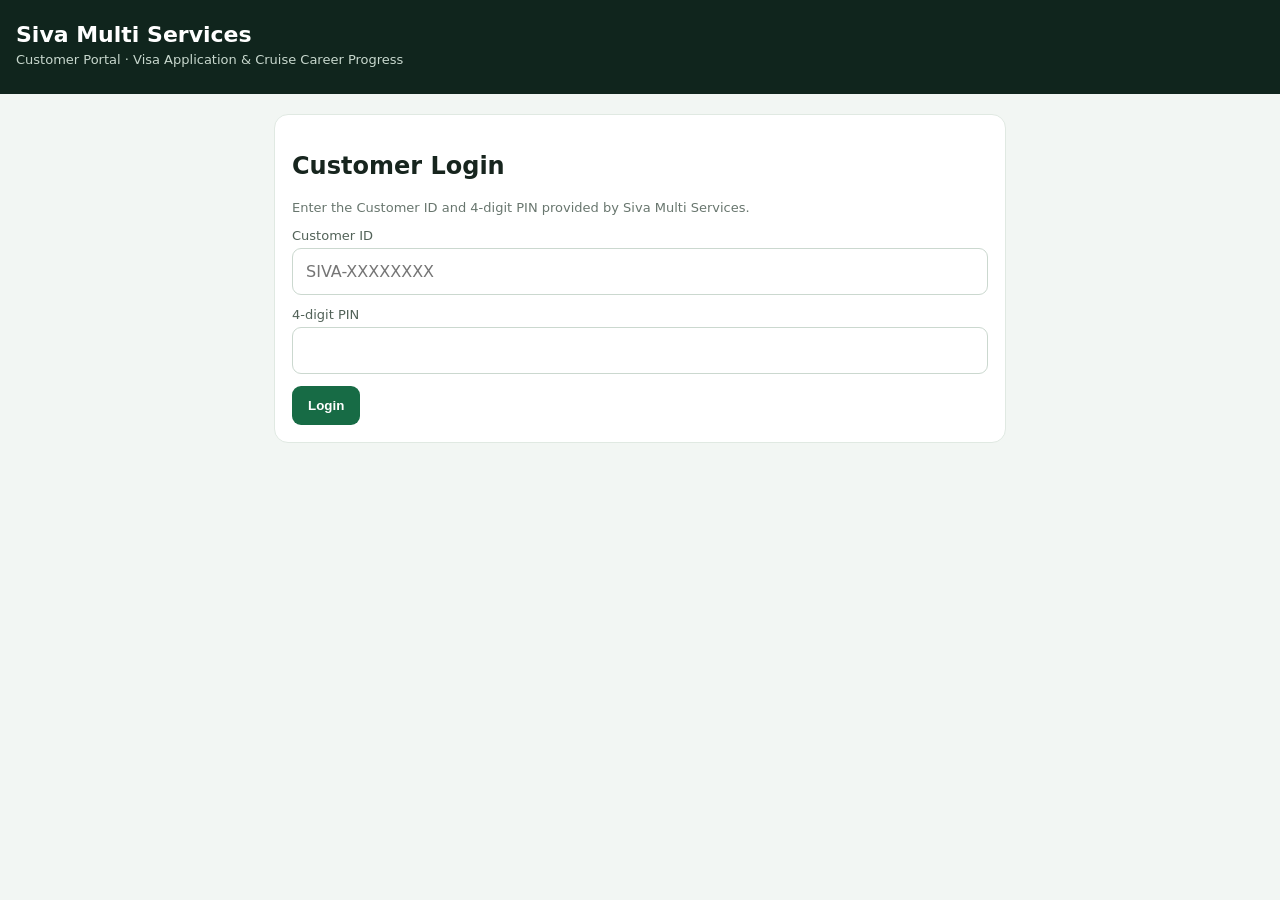
<file: customer-tracking.html>
<!doctype html>
<html lang="en"><head><meta charset="utf-8"><meta name="viewport" content="width=device-width,initial-scale=1"><meta name="theme-color" content="#10251d"><title>Siva Multi Services | Visa & Cruise Status</title>
<style>*{box-sizing:border-box}body{margin:0;background:#f2f6f3;color:#17251e;font-family:system-ui,Arial}.head{background:#10251d;color:white;padding:22px 16px}.head h1{margin:0;font-size:22px}.head p{margin:5px 0;color:#c8d8ce;font-size:13px}.wrap{max-width:760px;margin:20px auto;padding:0 14px}.card{background:white;border:1px solid #e0e9e2;border-radius:14px;padding:17px;margin-bottom:14px}label{display:block;font-size:13px;margin:12px 0 5px;color:#526258}input{width:100%;padding:13px;border:1px solid #cbd8cf;border-radius:9px;font:inherit}button{padding:12px 16px;border:0;border-radius:9px;background:#176b45;color:white;font-weight:700;margin-top:12px}.muted{color:#68766e;font-size:13px}.hidden{display:none}.msg{padding:10px;background:#edf5ef;border-radius:9px;margin-top:10px;font-size:13px}.err{background:#fff0ee;color:#a52b20}.item{padding:12px 0;border-bottom:1px solid #edf1ee}.item:last-child{border:0}.pill{display:inline-block;padding:4px 9px;background:#e8f1eb;border-radius:20px;font-size:12px}.stage{font-weight:700;margin:6px 0}.note{font-size:13px;color:#526258;margin-top:6px}a{color:#176b45}</style></head><body>
<header class="head"><h1>Siva Multi Services</h1><p>Customer Portal · Visa Application & Cruise Career Progress</p></header>
<main class="wrap"><section class="card" id="login"><h2>Customer Login</h2><p class="muted">Enter the Customer ID and 4-digit PIN provided by Siva Multi Services.</p><label>Customer ID</label><input id="cid" autocomplete="username" placeholder="SIVA-XXXXXXXX"><label>4-digit PIN</label><input id="pin" type="password" inputmode="numeric" maxlength="4" autocomplete="current-password"><button id="sign">Login</button><div id="loginMsg" class="msg hidden"></div></section>
<section id="dash" class="hidden"><section class="card"><div style="display:flex;justify-content:space-between;align-items:center;gap:10px"><div><b id="name"></b><div class="muted" id="code"></div></div><button id="logout">Logout</button></div></section><section class="card"><h2>Visa Applications</h2><div id="visa" class="muted">No visa records.</div></section><section class="card"><h2>Cruise Jobs Assistance</h2><div id="cruise" class="muted">No cruise records.</div></section><section class="card"><h2>Latest Progress Updates</h2><div id="updates" class="muted">No updates yet.</div></section><p class="muted">Visa progress shown here is the assistance status recorded by Siva Multi Services. It is not an official government decision. Use the official portal link shown in your record for government status. Never share OTPs, passwords or payment PINs.</p></section></main>
<script>
(()=>{let token="";const $=id=>document.getElementById(id);const labels={enquiry:"Enquiry received",documents_pending:"Documents pending",documents_review:"Documents under review",appointment_pending:"Appointment pending",appointment_booked:"Appointment booked",submitted_to_authority:"Submitted to authority",under_review:"Under review",additional_documents_requested:"Additional documents requested",decision_received:"Decision received",passport_returned:"Passport returned",completed:"Completed",on_hold:"On hold",profile_created:"Profile created",cv_pending:"CV pending",cv_in_progress:"CV in progress",cv_ready:"CV ready",application_prepared:"Application prepared",application_submitted:"Application submitted",employer_review:"Employer review",interview_scheduled:"Interview scheduled",interview_completed:"Interview completed",offer_received:"Offer received",medical_or_documents:"Medical/documents stage",closed:"Closed"};
function esc(v){return String(v??"").replace(/[&<>"']/g,c=>({"&":"&amp;","<":"&lt;",">":"&gt;",'"':"&quot;","'":"&#39;"}[c]))}
function showMsg(t,e=false){const n=$("loginMsg");n.textContent=t;n.classList.remove("hidden","err");if(e)n.classList.add("err")}
async function load(){const r=await fetch("/api/customer/tracking",{headers:{Authorization:"Bearer "+token}}),d=await r.json();if(!r.ok)throw Error(d.error||"Unable to load tracking");$("name").textContent=d.customer.fullName;$("code").textContent=d.customer.customerCode;
$("visa").innerHTML=(d.visa||[]).length?d.visa.map(v=>'<div class="item"><b>'+esc(v.destination_country)+' · '+esc(v.visa_type)+'</b><div class="stage"><span class="pill">'+esc(labels[v.internal_stage]||v.internal_stage)+'</span></div><div class="muted">Official status: '+esc(v.official_status||"Not updated")+'</div><div class="muted">Application reference: '+esc(v.masked_reference||"Not provided")+'</div><div class="muted">Last updated: '+esc(v.updated_at)+'</div>'+(v.official_portal_url?'<p><a href="'+esc(v.official_portal_url)+'" target="_blank" rel="noopener">Open official visa status portal</a></p>':"")+'<b>Document checklist</b>'+((d.visaDocuments||{})[v.id]||[]).map(x=>'<div class="note">• '+esc(x.document_name)+': '+esc(x.document_status.replaceAll("_"," "))+(x.customer_note?" · "+esc(x.customer_note):"")+'</div>').join("")+'</div>').join(""):"No visa applications recorded.";
$("cruise").innerHTML=(d.cruise||[]).length?d.cruise.map(c=>'<div class="item"><b>'+esc(c.target_role)+'</b><div class="muted">'+esc(c.preferred_company||"Company not specified")+'</div><div class="stage"><span class="pill">'+esc(labels[c.application_stage]||c.application_stage)+'</span></div><div class="muted">CV: '+esc(labels[c.cv_stage]||c.cv_stage)+'</div><div class="muted">Last updated: '+esc(c.updated_at)+'</div></div>').join(""):"No cruise applications recorded.";
$("updates").innerHTML=(d.updates||[]).length?d.updates.map(u=>'<div class="item"><b>'+esc(labels[u.stage]||u.stage)+'</b><div class="note">'+esc(u.note||"Progress updated")+'</div><div class="muted">'+esc(u.record_type.toUpperCase())+' · '+esc(u.created_at)+'</div></div>').join(""):"No updates yet.";
}
$("sign").onclick=async()=>{try{const r=await fetch("/api/customer/login",{method:"POST",headers:{"Content-Type":"application/json"},body:JSON.stringify({customerId:$("cid").value,pin:$("pin").value})}),d=await r.json();if(!r.ok)throw Error(d.error||"Login failed");token=d.token;await load();$("login").classList.add("hidden");$("dash").classList.remove("hidden")}catch(e){showMsg(e.message,true)}};
$("logout").onclick=async()=>{try{await fetch("/api/customer/logout",{method:"POST",headers:{Authorization:"Bearer "+token}})}catch{}token="";$("dash").classList.add("hidden");$("login").classList.remove("hidden");$("pin").value=""};
})();
</script></body></html>
</file>
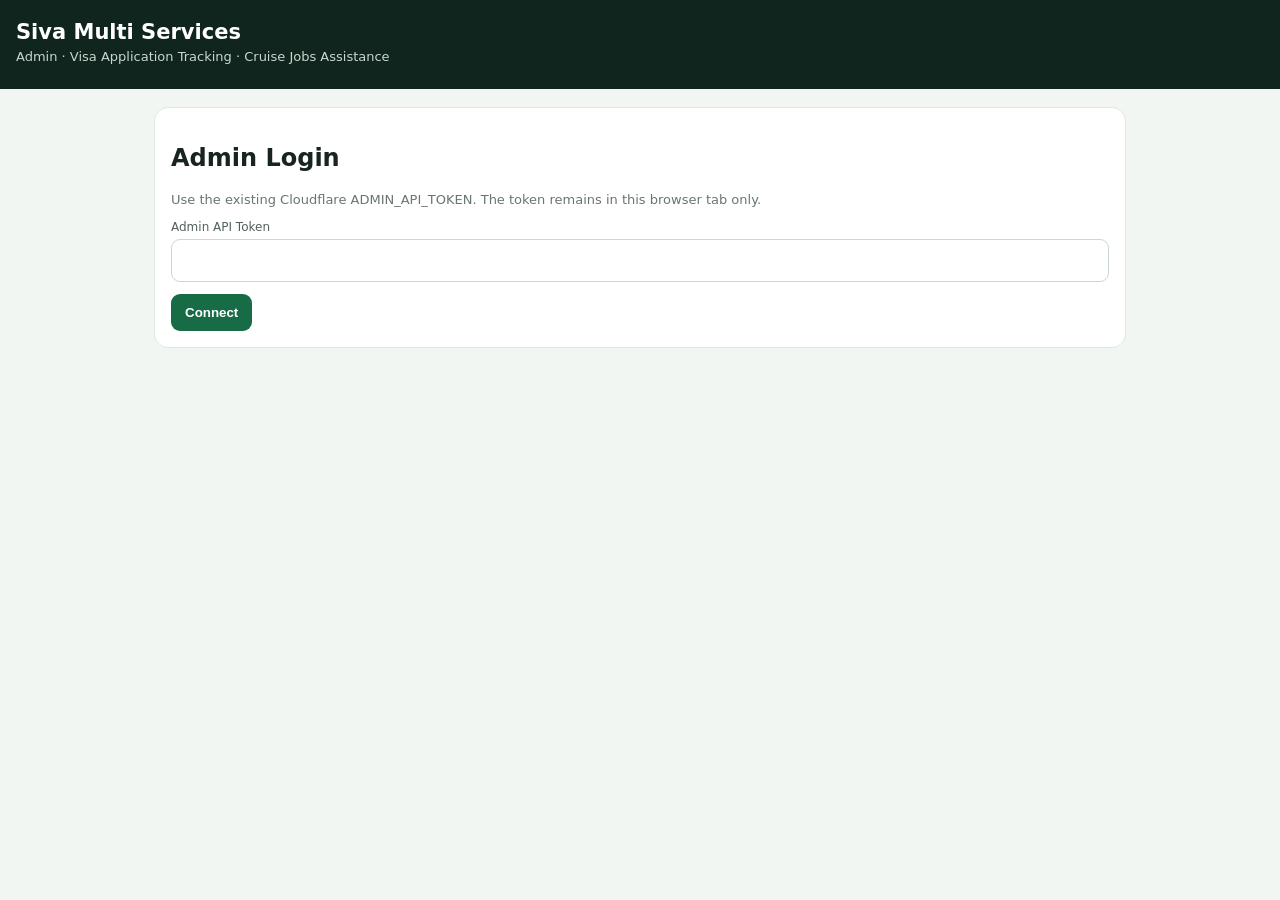
<file: tracking-admin.html>
<!doctype html>
<html lang="en"><head><meta charset="utf-8"><meta name="viewport" content="width=device-width,initial-scale=1"><meta name="theme-color" content="#10251d"><title>Siva Multi Services | Visa & Cruise Tracker</title>
<style>
*{box-sizing:border-box}body{margin:0;background:#f2f6f3;color:#17251e;font-family:system-ui,Arial}.head{background:#10251d;color:#fff;padding:20px 16px}.head h1{margin:0;font-size:21px}.head p{margin:5px 0;color:#c8d8ce;font-size:13px}.wrap{max-width:1000px;margin:18px auto;padding:0 14px}.card{background:white;border:1px solid #e0e9e2;border-radius:14px;padding:16px;margin-bottom:14px}.grid{display:grid;grid-template-columns:1fr 1fr;gap:12px}label{display:block;font-size:12px;color:#526258;margin:10px 0 5px}input,select,textarea{width:100%;padding:11px;border:1px solid #cbd8cf;border-radius:9px;font:inherit;background:white}button{border:0;border-radius:9px;padding:11px 14px;background:#176b45;color:white;font-weight:700;margin-top:12px}.alt{background:#e8f1eb;color:#175437}.hidden{display:none}.muted{color:#68766e;font-size:13px}.msg{padding:10px;border-radius:9px;background:#edf5ef;margin-top:10px;font-size:13px}.err{background:#fff0ee;color:#a52b20}.tabs{display:flex;gap:8px;flex-wrap:wrap}.tabs button{margin:0}.tabs .on{background:#10251d}.record{padding:12px 0;border-bottom:1px solid #edf1ee}.record:last-child{border:0}.pill{display:inline-block;padding:3px 8px;background:#e8f1eb;border-radius:20px;font-size:11px}.row{display:flex;gap:8px;align-items:center;flex-wrap:wrap}.row>*{flex:1;min-width:150px}@media(max-width:650px){.grid{grid-template-columns:1fr}}
</style></head><body>
<header class="head"><h1>Siva Multi Services</h1><p>Admin · Visa Application Tracking · Cruise Jobs Assistance</p></header>
<main class="wrap">
<section class="card" id="login"><h2>Admin Login</h2><p class="muted">Use the existing Cloudflare ADMIN_API_TOKEN. The token remains in this browser tab only.</p><label>Admin API Token</label><input id="token" type="password" autocomplete="off"><button id="connect">Connect</button><div id="loginMsg" class="msg hidden"></div></section>
<section id="app" class="hidden">
<div class="card"><div class="row"><div><label>Select Customer</label><select id="customer"><option value="">Loading customers...</option></select></div><div><label>Selected Customer</label><div id="customerInfo" class="muted">Choose a customer</div></div></div><div class="tabs" style="margin-top:14px"><button class="on" data-tab="visa">Visa Application</button><button class="alt" data-tab="cruise">Cruise Jobs</button><button class="alt" data-tab="records">Existing Records</button></div></div>
<section class="card" id="visaPanel"><h2>Create Visa Tracking Record</h2><p class="muted">This records Siva Multi Services' assistance progress. Government/embassy decisions must be checked on the official portal.</p>
<div class="grid"><div><label>Destination country</label><input id="country" placeholder="Germany, Italy, Kuwait..."></div><div><label>Visa type</label><input id="visaType" placeholder="Tourist / Work / Student / Visit"></div><div><label>Travel purpose</label><input id="purpose" placeholder="Tourism / Employment / Visit"></div><div><label>Application reference (optional)</label><input id="visaRef" placeholder="Avoid passport number or OTP"></div><div><label>Official status (manual note)</label><input id="officialStatus" placeholder="e.g. No update / Under review"></div><div><label>Official portal URL (HTTPS)</label><input id="portal" placeholder="https://..."></div><div><label>Submitted date</label><input id="submitted" type="date"></div><div><label>Next update due</label><input id="due" type="date"></div></div>
<label>Internal stage</label><select id="visaStage"><option value="enquiry">Enquiry received</option><option value="documents_pending">Documents pending</option><option value="documents_review">Documents under review</option><option value="appointment_pending">Appointment pending</option><option value="appointment_booked">Appointment booked</option><option value="submitted_to_authority">Submitted to authority</option><option value="under_review">Under review</option><option value="additional_documents_requested">Additional documents requested</option><option value="decision_received">Decision received</option><option value="passport_returned">Passport returned</option><option value="completed">Assistance completed</option><option value="on_hold">On hold</option></select>
<label>Customer-visible update</label><textarea id="visaNote" rows="2" placeholder="Explain the current progress in simple words"></textarea><label>Private admin notes</label><textarea id="visaAdmin" rows="2"></textarea><button id="createVisa">Save Visa Record</button></section>
<section class="card hidden" id="cruisePanel"><h2>Create Cruise Career Assistance Record</h2><p class="muted">CV preparation, online application guidance and interview assistance only. No job guarantee or unauthorised recruitment.</p>
<div class="grid"><div><label>Target role</label><input id="role" placeholder="Housekeeping / Painter / Galley..."></div><div><label>Preferred cruise company (optional)</label><input id="company" placeholder="Company name"></div><div><label>CV stage</label><select id="cvStage"><option value="cv_pending">CV pending</option><option value="cv_in_progress">CV in progress</option><option value="cv_ready">CV ready</option></select></div><div><label>Application stage</label><select id="cruiseStage"><option value="profile_created">Candidate profile created</option><option value="cv_pending">CV pending</option><option value="cv_ready">CV ready</option><option value="application_prepared">Application prepared</option><option value="application_submitted">Application submitted</option><option value="employer_review">Employer review</option><option value="interview_scheduled">Interview scheduled</option><option value="interview_completed">Interview completed</option><option value="offer_received">Offer received</option><option value="medical_or_documents">Medical/documents stage</option><option value="closed">Closed</option><option value="on_hold">On hold</option></select></div><div><label>Employer application reference</label><input id="employerRef"></div><div><label>Applied on</label><input id="applied" type="date"></div><div><label>Interview date</label><input id="interview" type="date"></div></div>
<label>Customer-visible update</label><textarea id="cruiseNote" rows="2" placeholder="CV ready, application submitted, interview scheduled..."></textarea><label>Private admin notes</label><textarea id="cruiseAdmin" rows="2"></textarea><button id="createCruise">Save Cruise Record</button></section>
<section class="card hidden" id="recordsPanel"><h2>Customer Tracking Records</h2><div id="records" class="muted">Select a customer.</div></section>
<div id="appMsg" class="msg hidden"></div>
</section></main>
<script>
(()=>{let token="",current=null;const $=id=>document.getElementById(id);const labels={enquiry:"Enquiry received",documents_pending:"Documents pending",documents_review:"Documents under review",appointment_pending:"Appointment pending",appointment_booked:"Appointment booked",submitted_to_authority:"Submitted to authority",under_review:"Under review",additional_documents_requested:"Additional documents requested",decision_received:"Decision received",passport_returned:"Passport returned",completed:"Completed",on_hold:"On hold",profile_created:"Profile created",cv_pending:"CV pending",cv_in_progress:"CV in progress",cv_ready:"CV ready",application_prepared:"Application prepared",application_submitted:"Application submitted",employer_review:"Employer review",interview_scheduled:"Interview scheduled",interview_completed:"Interview completed",offer_received:"Offer received",medical_or_documents:"Medical/documents stage",closed:"Closed"};
function msg(id,t,e=false){const n=$(id);n.textContent=t;n.classList.remove("hidden","err");if(e)n.classList.add("err")}
async function api(path,method="GET",body){const r=await fetch(path,{method,headers:{Authorization:"Bearer "+token,...(body?{"Content-Type":"application/json"}:{})},body:body?JSON.stringify(body):undefined});const d=await r.json().catch(()=>({}));if(!r.ok)throw Error(d.error||"Request failed");return d}
async function loadCustomers(){const d=await api("/api/admin/customers");$("customer").innerHTML='<option value="">Select customer</option>'+(d.customers||[]).map(c=>'<option value="'+esc(c.id)+'">'+esc(c.full_name)+' · '+esc(c.customer_code)+'</option>').join("")}
function esc(v){return String(v??"").replace(/[&<>"']/g,c=>({"&":"&amp;","<":"&lt;",">":"&gt;",'"':"&quot;","'":"&#39;"}[c]))}
async function refresh(){if(!current)return;const d=await api("/api/admin/tracking?customerId="+encodeURIComponent(current));$("customerInfo").textContent=d.customer.full_name+" · "+d.customer.customer_code;let html="";
for(const v of d.visa){html+='<div class="record"><b>Visa · '+esc(v.destination_country)+' · '+esc(v.visa_type)+'</b><p><span class="pill">'+esc(labels[v.internal_stage]||v.internal_stage)+'</span></p><div class="muted">Official status: '+esc(v.official_status||"Not recorded")+' · Updated '+esc(v.updated_at)+'</div><div class="muted">Documents: '+(v.documents||[]).map(x=>esc(x.document_name)+' ('+esc(x.document_status)+')').join(', ')+'</div><label>Add document checklist item</label><div class="row"><input data-docname="'+v.id+'" placeholder="e.g. Passport copy"><select data-docstatus="'+v.id+'"><option value="pending">Pending</option><option value="received">Received</option><option value="verified">Verified</option><option value="needs_update">Needs update</option><option value="not_required">Not required</option></select></div><input data-docnote="'+v.id+'" placeholder="Customer note (optional)"><button data-docadd="'+v.id+'">Add Checklist Item</button><label>Change stage</label><select data-vstage="'+v.id+'">'+Object.keys(labels).filter(k=>["enquiry","documents_pending","documents_review","appointment_pending","appointment_booked","submitted_to_authority","under_review","additional_documents_requested","decision_received","passport_returned","completed","on_hold"].includes(k)).map(k=>'<option value="'+k+'" '+(k===v.internal_stage?"selected":"")+'>'+labels[k]+'</option>').join("")+'</select><label>Customer-visible update</label><input data-vnote="'+v.id+'" placeholder="Progress update"><button data-vsave="'+v.id+'">Update Visa Stage</button></div>'}
for(const c of d.cruise){html+='<div class="record"><b>Cruise · '+esc(c.target_role)+' · '+esc(c.preferred_company||"Company not set")+'</b><p><span class="pill">'+esc(labels[c.application_stage]||c.application_stage)+'</span> <span class="pill">'+esc(labels[c.cv_stage]||c.cv_stage)+'</span></p><label>Change application stage</label><select data-cstage="'+c.id+'">'+Object.keys(labels).filter(k=>["profile_created","cv_pending","cv_ready","application_prepared","application_submitted","employer_review","interview_scheduled","interview_completed","offer_received","medical_or_documents","closed","on_hold"].includes(k)).map(k=>'<option value="'+k+'" '+(k===c.application_stage?"selected":"")+'>'+labels[k]+'</option>').join("")+'</select><label>CV stage</label><select data-cvstage="'+c.id+'">'+["cv_pending","cv_in_progress","cv_ready"].map(k=>'<option value="'+k+'" '+(k===c.cv_stage?"selected":"")+'>'+labels[k]+'</option>').join("")+'</select><label>Customer-visible update</label><input data-cnote="'+c.id+'" placeholder="Progress update"><button data-csave="'+c.id+'">Update Cruise Stage</button></div>'}
$("records").innerHTML=html||"No visa or cruise records for this customer yet.";
document.querySelectorAll("[data-vsave]").forEach(b=>b.onclick=async()=>{try{const id=b.dataset.vsave;await api("/api/admin/tracking/visa/"+id,"PATCH",{stage:document.querySelector('[data-vstage="'+id+'"]').value,customerNote:document.querySelector('[data-vnote="'+id+'"]').value});msg("appMsg","Visa stage updated.");await refresh()}catch(e){msg("appMsg",e.message,true)}});
document.querySelectorAll("[data-docadd]").forEach(b=>b.onclick=async()=>{try{const id=b.dataset.docadd;const name=document.querySelector('[data-docname="'+id+'"]').value;const status=document.querySelector('[data-docstatus="'+id+'"]').value;const customerNote=document.querySelector('[data-docnote="'+id+'"]').value;await api("/api/admin/tracking/visa/"+id+"/documents","POST",{documentName:name,status,customerNote});msg("appMsg","Visa document checklist updated.");await refresh()}catch(e){msg("appMsg",e.message,true)}});
document.querySelectorAll("[data-csave]").forEach(b=>b.onclick=async()=>{try{const id=b.dataset.csave;await api("/api/admin/tracking/cruise/"+id,"PATCH",{stage:document.querySelector('[data-cstage="'+id+'"]').value,cvStage:document.querySelector('[data-cvstage="'+id+'"]').value,customerNote:document.querySelector('[data-cnote="'+id+'"]').value});msg("appMsg","Cruise stage updated.");await refresh()}catch(e){msg("appMsg",e.message,true)}});
}
$("connect").onclick=async()=>{token=$("token").value.trim();try{await loadCustomers();$("login").classList.add("hidden");$("app").classList.remove("hidden")}catch(e){token="";msg("loginMsg",e.message,true)}};
$("customer").onchange=async()=>{current=$("customer").value||null;await refresh().catch(e=>msg("appMsg",e.message,true))};
document.querySelectorAll("[data-tab]").forEach(b=>b.onclick=()=>{document.querySelectorAll("[data-tab]").forEach(x=>{x.classList.toggle("on",x===b);x.classList.toggle("alt",x!==b)});["visa","cruise","records"].forEach(k=>$(k+"Panel").classList.toggle("hidden",k!==b.dataset.tab));if(b.dataset.tab==="records")refresh().catch(e=>msg("appMsg",e.message,true))});
$("createVisa").onclick=async()=>{if(!current)return msg("appMsg","Select a customer first.",true);try{await api("/api/admin/tracking/visa","POST",{customerId:current,destinationCountry:$("country").value,visaType:$("visaType").value,travelPurpose:$("purpose").value,applicationReference:$("visaRef").value,officialStatus:$("officialStatus").value,officialPortalUrl:$("portal").value,submittedOn:$("submitted").value,nextUpdateDue:$("due").value,stage:$("visaStage").value,customerNote:$("visaNote").value,adminNotes:$("visaAdmin").value});msg("appMsg","Visa tracking record saved.");await refresh()}catch(e){msg("appMsg",e.message,true)}};
$("createCruise").onclick=async()=>{if(!current)return msg("appMsg","Select a customer first.",true);try{await api("/api/admin/tracking/cruise","POST",{customerId:current,targetRole:$("role").value,preferredCompany:$("company").value,cvStage:$("cvStage").value,stage:$("cruiseStage").value,employerReference:$("employerRef").value,appliedOn:$("applied").value,interviewOn:$("interview").value,customerNote:$("cruiseNote").value,adminNotes:$("cruiseAdmin").value});msg("appMsg","Cruise assistance record saved.");await refresh()}catch(e){msg("appMsg",e.message,true)}};
})();
</script></body></html>
</file>
<file: admin.css>
:root{color-scheme:dark;--bg:#171513;--panel:#24211e;--panel2:#302b26;--line:#c7b9a52e;--text:#f7f2ea;--muted:#c7bdb0;--accent:#c9a77d;--good:#70c9a0;--bad:#ef8f85;--shadow:0 18px 55px #0005}*{box-sizing:border-box}body{margin:0;background:var(--bg);color:var(--text);font:15px/1.5 'DM Sans',system-ui,sans-serif}button,input,select,textarea{font:inherit}button{cursor:pointer}.app{min-height:100vh;display:grid;grid-template-columns:250px minmax(0,1fr)}.sidebar{background:#201d1a;border-right:1px solid var(--line);padding:26px 16px;display:flex;flex-direction:column;min-height:100vh;position:sticky;top:0;height:100vh}.brand{display:flex;align-items:center;gap:11px;text-decoration:none;color:var(--text);padding:4px 10px 32px}.brand-mark,.login-symbol{width:42px;height:42px;border-radius:14px;display:grid;place-items:center;background:var(--accent);color:#30271f;font-weight:900;font-size:22px}.brand b{display:block;letter-spacing:.08em}.brand small{display:block;font-size:9px;letter-spacing:.15em;color:var(--accent)}.side-label,.eyebrow{font-size:10px;font-weight:800;letter-spacing:.16em;color:var(--muted)}.side-label{padding:0 12px 10px}.nav-item{border:0;background:transparent;color:var(--muted);text-align:left;padding:12px;border-radius:11px;margin:3px 0;font-weight:650}.nav-item.active,.nav-item:hover{background:var(--panel2);color:var(--text)}.sidebar-bottom{margin-top:auto;display:grid;gap:12px;padding:12px}.sidebar-bottom a,.logout{color:var(--muted);text-decoration:none;font-size:13px}.logout{background:transparent;border:0;text-align:left;padding:0}.main{min-width:0;padding:28px clamp(16px,4vw,48px) 50px}.topbar{display:flex;align-items:center;justify-content:space-between;border-bottom:1px solid var(--line);padding-bottom:22px;margin-bottom:26px}.topbar h1{font-size:27px;margin:4px 0 0;letter-spacing:-.04em}.top-actions{display:flex;align-items:center;gap:15px}.secure{font-size:12px;color:var(--muted)}.secure i{display:inline-block;width:7px;height:7px;border-radius:50%;background:var(--good);margin-right:6px}.mobile-menu{display:none;background:var(--panel);border:1px solid var(--line);color:var(--text);border-radius:9px;padding:8px}.welcome{display:flex;align-items:center;justify-content:space-between;gap:20px;margin-bottom:22px}.welcome h2{font-size:24px;margin:6px 0}.welcome p,.panel-head p,.login-card p{color:var(--muted);font-size:13px;margin:5px 0}.stats{display:grid;grid-template-columns:repeat(4,minmax(0,1fr));gap:14px;margin-bottom:20px}.stat,.panel{background:var(--panel);border:1px solid var(--line);border-radius:17px}.stat{padding:18px}.stat span,.stat small{display:block;color:var(--muted);font-size:12px}.stat b{display:block;font-size:27px;margin:9px 0 3px;letter-spacing:-.04em}.panel{padding:21px;margin-bottom:18px}.panel-head{display:flex;justify-content:space-between;align-items:center;gap:14px;margin-bottom:17px}.panel-head h3{font-size:18px;margin:0}.panel-head p{margin:4px 0 0}.primary-btn,.secondary-btn,.text-btn{border-radius:10px;padding:10px 14px;font-weight:750;border:1px solid transparent}.primary-btn{background:var(--accent);color:#30271f}.secondary-btn{background:var(--panel2);border-color:var(--line);color:var(--text)}.text-btn{background:transparent;color:var(--accent)}.toolbar{display:flex;justify-content:space-between;align-items:center;gap:12px;margin:14px 0}.toolbar input{max-width:380px;width:100%}input,select,textarea{width:100%;background:#191715;color:var(--text);border:1px solid var(--line);border-radius:9px;padding:11px;outline:none;min-width:0}input:focus,select:focus,textarea:focus{border-color:var(--accent)}label{display:grid;gap:6px;font-size:12px;font-weight:700;color:var(--muted)}textarea{min-height:82px;resize:vertical}.form-wrap{background:#1d1a17;border:1px solid var(--line);border-radius:13px;padding:16px;margin:12px 0}.form-grid{display:grid;grid-template-columns:repeat(2,minmax(0,1fr));gap:13px}.wide{grid-column:1/-1}.form-actions{display:flex;justify-content:flex-end;gap:9px}.table-wrap{overflow:auto}.data-table{width:100%;border-collapse:collapse;min-width:620px}.data-table th,.data-table td{text-align:left;padding:12px 10px;border-bottom:1px solid var(--line);font-size:12px;vertical-align:top}.data-table th{color:var(--muted);font-weight:700}.data-table td b{display:block;font-size:13px}.muted,.fine{color:var(--muted)}.muted{font-size:12px}.empty{padding:24px;text-align:center;color:var(--muted);font-size:13px}.pill{display:inline-block;border-radius:99px;padding:4px 8px;background:var(--panel2);font-size:10px;color:var(--muted)}.money{font-variant-numeric:tabular-nums;white-space:nowrap}.notice{padding:12px 14px;border-radius:11px;margin-bottom:16px;font-size:13px}.notice.warning{background:#8a5a1c26;border:1px solid #d99b4b66;color:#f1c78e}.notice.error{background:#a9323224;border:1px solid #ef8f8566;color:var(--bad)}.login-wrap{min-height:65vh;display:grid;place-items:center}.login-card{width:min(100%,410px);background:var(--panel);border:1px solid var(--line);border-radius:20px;padding:28px;box-shadow:var(--shadow)}.login-symbol{margin-bottom:20px}.login-card h2{font-size:25px;margin:7px 0}.login-card form{display:grid;gap:12px;margin:22px 0 12px}.login-card label{font-size:12px}.fine{font-size:11px;line-height:1.6}.hidden{display:none!important}.toast{position:fixed;bottom:20px;right:20px;background:var(--panel2);border:1px solid var(--line);padding:12px 16px;border-radius:11px;box-shadow:var(--shadow);opacity:0;transform:translateY(8px);transition:.2s;pointer-events:none;z-index:10}.toast.show{opacity:1;transform:none}@media(max-width:900px){.app{grid-template-columns:210px minmax(0,1fr)}.stats{grid-template-columns:repeat(2,minmax(0,1fr))}.sidebar{padding-inline:10px}.main{padding-inline:20px}}@media(max-width:650px){.app{display:block}.sidebar{position:fixed;z-index:20;left:-270px;top:0;width:250px;transition:left .2s;box-shadow:var(--shadow)}.sidebar.open{left:0}.main{padding:18px 13px 36px}.topbar{margin-bottom:18px}.topbar h1{font-size:23px}.mobile-menu{display:block}.secure{font-size:10px}.welcome{align-items:flex-start;flex-direction:column}.welcome .primary-btn{width:100%}.stats{gap:9px}.stat{padding:13px}.stat b{font-size:22px}.stat span,.stat small{font-size:10px}.panel{padding:14px}.panel-head{align-items:flex-start;flex-direction:column}.panel-head .primary-btn{width:100%}.form-grid{grid-template-columns:1fr}.wide{grid-column:auto}.toolbar{align-items:stretch;flex-direction:column}.toolbar input{max-width:none}.login-card{padding:22px}.top-actions{gap:8px}}@media(prefers-reduced-motion:reduce){*{scroll-behavior:auto!important;transition:none!important}}
</file>
